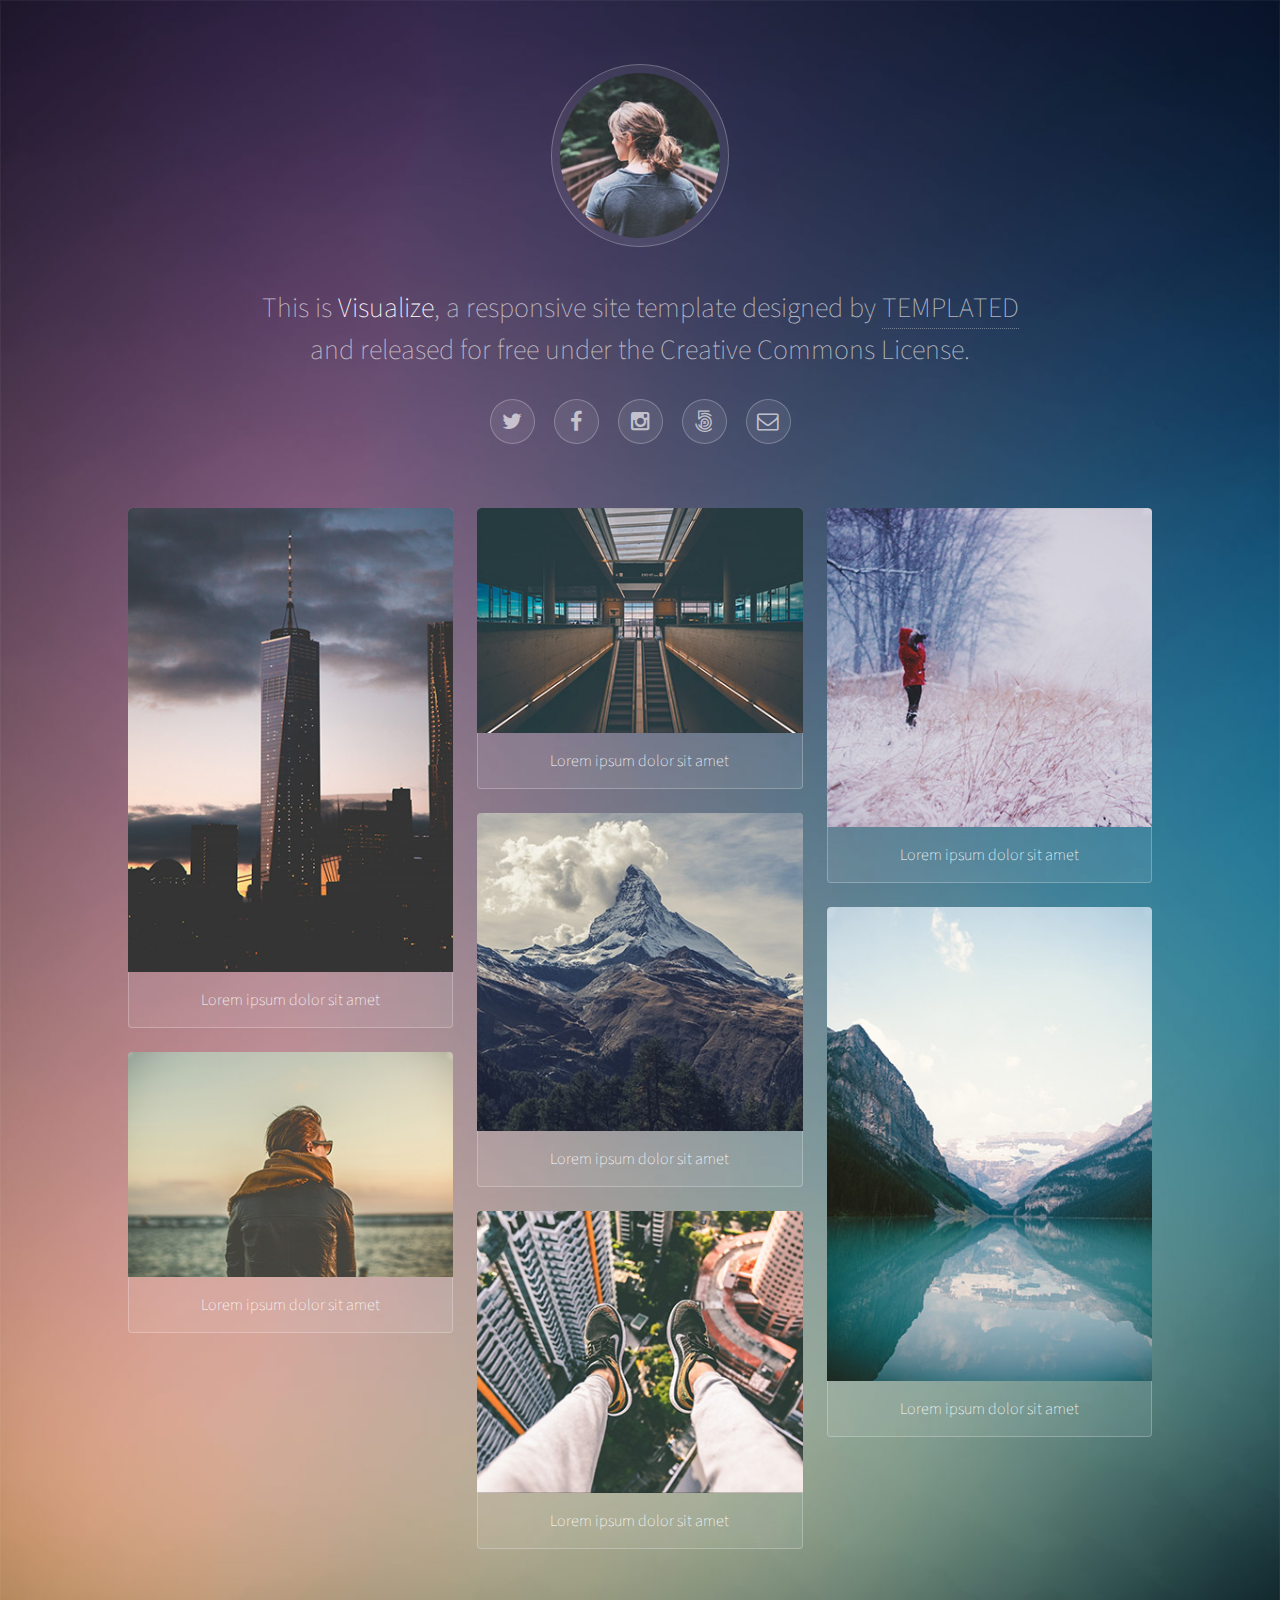
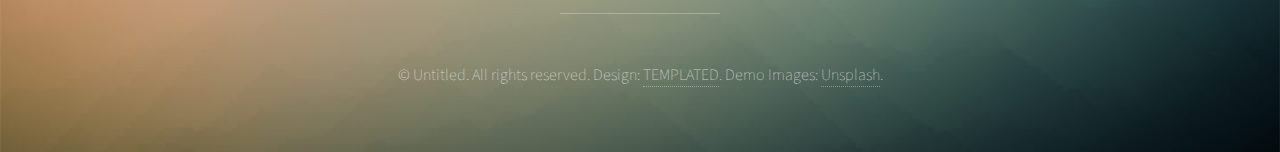
<file: webmaking/templated-visualize/index.html>
<!DOCTYPE HTML>
<!--
	Visualize by TEMPLATED
	templated.co @templatedco
	Released for free under the Creative Commons Attribution 3.0 license (templated.co/license)
-->
<html>
	<head>
		<title>Visualize by TEMPLATED</title>
		<meta charset="utf-8" />
		<meta name="viewport" content="width=device-width, initial-scale=1" />
		<link rel="stylesheet" href="assets/css/main.css" />
	</head>
	<body>

		<!-- Wrapper -->
			<div id="wrapper">

				<!-- Header -->
					<header id="header">
						<span class="avatar"><img src="images/avatar.jpg" alt="" /></span>
						<h1>This is <strong>Visualize</strong>, a responsive site template designed by <a href="http://templated.co">TEMPLATED</a><br />
						and released for free under the Creative Commons License.</h1>
						<ul class="icons">
							<li><a href="#" class="icon style2 fa-twitter"><span class="label">Twitter</span></a></li>
							<li><a href="#" class="icon style2 fa-facebook"><span class="label">Facebook</span></a></li>
							<li><a href="#" class="icon style2 fa-instagram"><span class="label">Instagram</span></a></li>
							<li><a href="#" class="icon style2 fa-500px"><span class="label">500px</span></a></li>
							<li><a href="#" class="icon style2 fa-envelope-o"><span class="label">Email</span></a></li>
						</ul>
					</header>

				<!-- Main -->
					<section id="main">

						<!-- Thumbnails -->
							<section class="thumbnails">
								<div>
									<a href="images/fulls/01.jpg">
										<img src="images/thumbs/01.jpg" alt="" />
										<h3>Lorem ipsum dolor sit amet</h3>
									</a>
									<a href="images/fulls/02.jpg">
										<img src="images/thumbs/02.jpg" alt="" />
										<h3>Lorem ipsum dolor sit amet</h3>
									</a>
								</div>
								<div>
									<a href="images/fulls/03.jpg">
										<img src="images/thumbs/03.jpg" alt="" />
										<h3>Lorem ipsum dolor sit amet</h3>
									</a>
									<a href="images/fulls/04.jpg">
										<img src="images/thumbs/04.jpg" alt="" />
										<h3>Lorem ipsum dolor sit amet</h3>
									</a>
									<a href="images/fulls/05.jpg">
										<img src="images/thumbs/05.jpg" alt="" />
										<h3>Lorem ipsum dolor sit amet</h3>
									</a>
								</div>
								<div>
									<a href="images/fulls/06.jpg">
										<img src="images/thumbs/06.jpg" alt="" />
										<h3>Lorem ipsum dolor sit amet</h3>
									</a>
									<a href="images/fulls/07.jpg">
										<img src="images/thumbs/07.jpg" alt="" />
										<h3>Lorem ipsum dolor sit amet</h3>
									</a>
								</div>
							</section>

					</section>

				<!-- Footer -->
					<footer id="footer">
						<p>&copy; Untitled. All rights reserved. Design: <a href="http://templated.co">TEMPLATED</a>. Demo Images: <a href="http://unsplash.com">Unsplash</a>.</p>
					</footer>

			</div>

		<!-- Scripts -->
			<script src="assets/js/jquery.min.js"></script>
			<script src="assets/js/jquery.poptrox.min.js"></script>
			<script src="assets/js/skel.min.js"></script>
			<script src="assets/js/main.js"></script>

	</body>
</html>
</file>
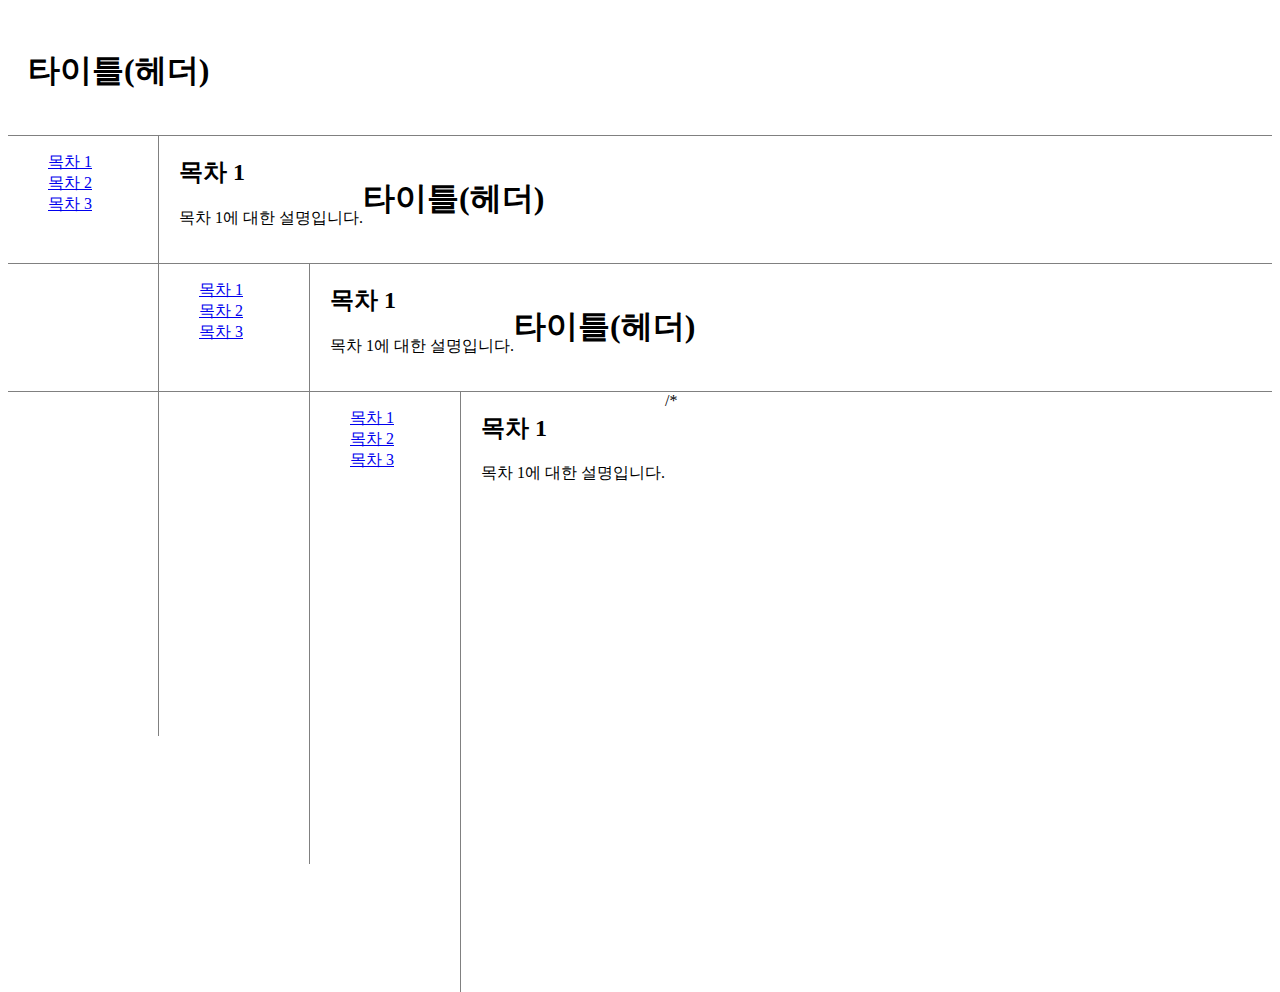
<file: html&css/css_basics_2.html>
<!-- css 속성 넣기 전 -->
<!DOCTYPE html>
<html>
  <head>
    <meta charset="utf-8">
    <title></title>
  </head>
  <body>
    <!-- 페이지 제목 부분 -->
    <header>
      <h1>타이틀(헤더)</h1>
    </header>
    <!-- 페이지 목차 내용 -->
    <nav>
      <ol>
        <li><a href="css_basics_2_page1.html">목차 1</a></li>
        <li><a href="css_basics_2_page2.html">목차 2</a></li>
        <li><a href="css_basics_2_page3.html">목차 3</a></li>
      </ol>
    </nav>
    <!-- 각 목차에 대한 상세 내용 -->
    <article>
      <h2>목차 1</h2>
      목차 1에 대한 설명입니다.
    </article>
  </body>
</html>

<!-- 방법 1: 각 페이지마다 수정 -->
<!-- <header>, <nav>, <article> 꾸미기 -->
<!DOCTYPE html>
<html>
  <head>
    <meta charset="utf-8">
    <style>
    header {
      border-bottom: 1px solid gray;
      padding: 20px;
    }
    nav {
      width: 150px;
      float: left;
      border-right: 1px solid gray;
      height: 600px;
    }
    nav ol{
      list-style: none;
    }
    article {
      float: left;
      padding-left: 20px;
    }
    </style>
    <title></title>
  </head>
  <body>
    <header>
      <h1>타이틀(헤더)</h1>
    </header>
    <nav>
      <ol>
        <li><a href="/css_basics_2_page1.html">목차 1</a></li>
        <li><a href="/css_basics_2_page2.html">목차 2</a></li>
        <li><a href="/css_basics_2_page3.html">목차 3</a></li>
      </ol>
    </nav>
    <article>
      <h2>목차 1</h2>
      목차 1에 대한 설명입니다.
    </article>
  </body>
</html>

<!-- 방법 2: .css 파일 추가하기 -->
<!-- <style> </style> 안 모든 코드 style.css에 복붙 및 html의 <style> 삭제 -->
<!DOCTYPE html>
<html>
  <head>
    <meta charset="utf-8">
    <link rel="stylesheet" type="text/css" href="css_basics_2_style.css">
    <title></title>
  </head>
  <body>
    <header>
      <h1>타이틀(헤더)</h1>
    </header>
    <nav>
      <ol>
        <li><a href="/css_basics_2_page1.html">목차 1</a></li>
        <li><a href="/css_basics_2_page2.html">목차 2</a></li>
        <li><a href="/css_basics_2_page3.html">목차 3</a></li>
      </ol>
    </nav>
    <article>
      <h2>목차 1</h2>
      목차 1에 대한 설명입니다.
    </article>
  </body>
</html>

<!-- 여기는 .css부분 -->
/*<style> 안 코드만 빼옴.*/
header {
  border-bottom: 1px solid gray;
  padding: 20px;
}
nav {
  width: 150px;
  float: left;
  border-right: 1px solid gray;
  height: 600px;
}
nav ol{
  list-style: none;
}
article {
  float: left;
  padding-left: 20px;
}
</file>
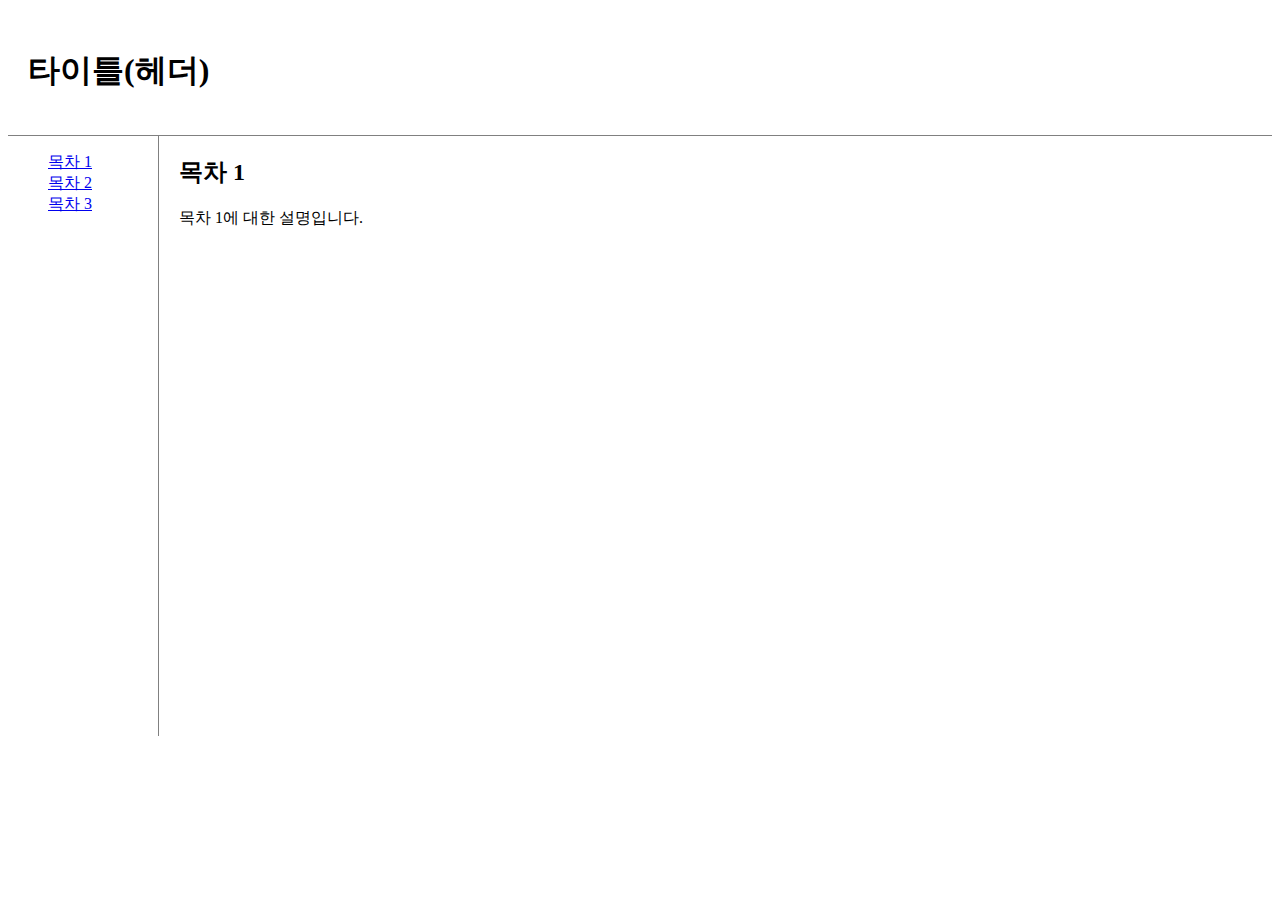
<file: html&css/css_basics_2_page1.html>
<!-- css_basics_2_page1.html -->
<!DOCTYPE html>
<html>
  <head>
    <meta charset="utf-8">
    <link rel="stylesheet" type="text/css" href="css_basics_2_style.css">
    <title></title>
  </head>
  <body>
    <header>
      <h1>타이틀(헤더)</h1>
    </header>
    <nav>
      <ol>
        <li><a href="/css_basics_2_page1.html">목차 1</a></li>
        <li><a href="/css_basics_2_page2.html">목차 2</a></li>
        <li><a href="/css_basics_2_page3.html">목차 3</a></li>
      </ol>
    </nav>
    <article>
      <h2>목차 1</h2>
      목차 1에 대한 설명입니다.
    </article>
  </body>
</html>
</file>
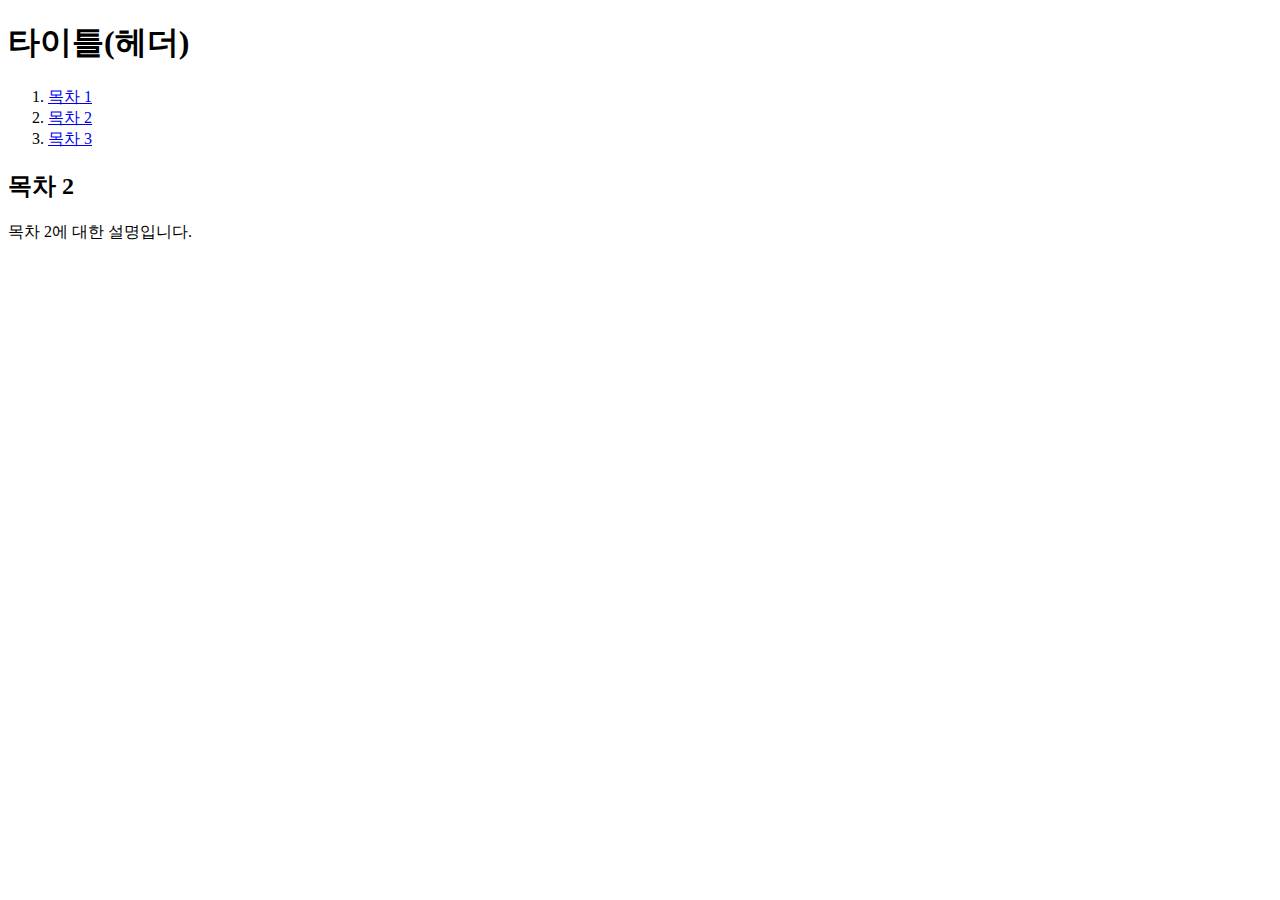
<file: html&css/css_basics_2_page2.html>
<!DOCTYPE html>
<html>
  <head>
    <meta charset="utf-8">
    <title></title>
  </head>
  <body>
    <header>
      <h1>타이틀(헤더)</h1>
    </header>
    <nav>
      <ol>
        <li><a href="/css_basics_2_page1.html">목차 1</a></li>
        <li><a href="/css_basics_2_page2.html">목차 2</a></li>
        <li><a href="/css_basics_2_page3.html">목차 3</a></li>
      </ol>
    </nav>
    <article>
      <h2>목차 2</h2>
      목차 2에 대한 설명입니다.
    </article>
  </body>
</html>
</file>
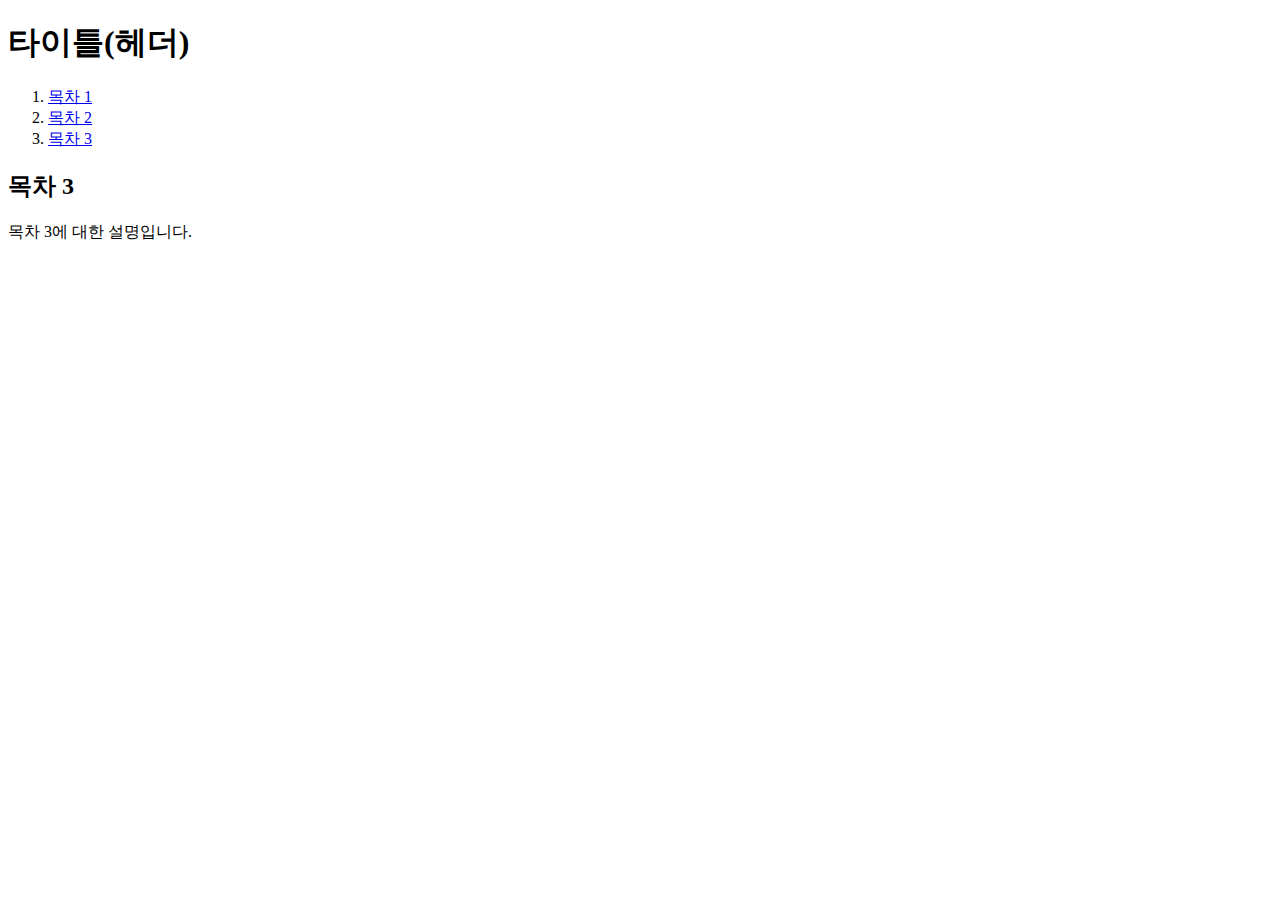
<file: html&css/css_basics_2_page3.html>
<!DOCTYPE html>
<html>
  <head>
    <meta charset="utf-8">
    <title></title>
  </head>
  <body>
    <header>
      <h1>타이틀(헤더)</h1>
    </header>
    <nav>
      <ol>
        <li><a href="/css_basics_2_page1.html">목차 1</a></li>
        <li><a href="/css_basics_2_page2.html">목차 2</a></li>
        <li><a href="/css_basics_2_page3.html">목차 3</a></li>
      </ol>
    </nav>
    <article>
      <h2>목차 3</h2>
      목차 3에 대한 설명입니다.
    </article>
  </body>
</html>
</file>
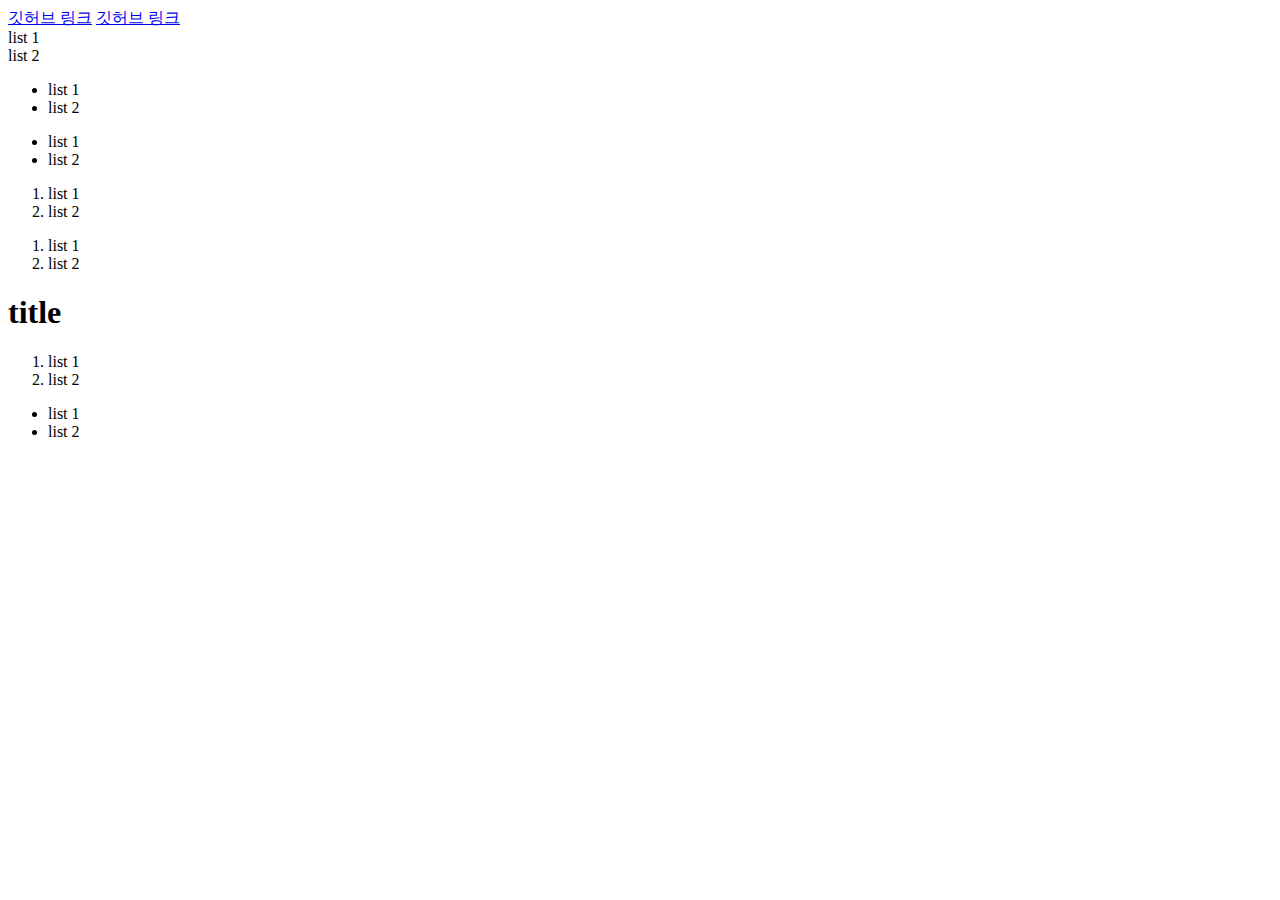
<file: html&css/html_basics.html>
<!-- 기본세팅 -->
<!DOCTYPE html>
<html>
<head>
  <meta charset="utf-8" />
  <title></title>
</head>
  <body>

  </body>
</html>

<!-- 새 창에 링크 띄우기 -->
<a href="hhttps://github.com/imyeonn" target="_blank">깃허브 링크</a>
<!-- 현재 창에 링크 띄우기 -->
<a href="hhttps://github.com/imyeonn" target="_self">깃허브 링크</a>

<!-- 리스트[li] -->
<li>list 1</li>
<li>list 2</li>

<!-- 리스트 그룹화[unordered list] -->
<ul>
  <li>list 1</li>
  <li>list 2</li>
</ul>
<ul>
  <li>list 1</li>
  <li>list 2</li>
</ul>

<!-- 리스트 그룹화[ordered list] -->
<ol>
  <li>list 1</li>
  <li>list 2</li>
</ol>
<ol>
  <li>list 1</li>
  <li>list 2</li>
</ol>

<!-- 문서 전체에 대한 간판 표시[header] -->
<header>
  <h1>title</h1>
</header>

<!-- 네이게이션을 위한 리스트임을 의미함[nav] -->
<nav>
  <ol>
    <li>list 1</li>
    <li>list 2</li>
  </ol>
</nav>

<!-- 문서의 본문임을 의미함[article] -->
<article>
  <ul>
    <li>list 1</li>
    <li>list 2</li>
  </ul>
</article>
</file>
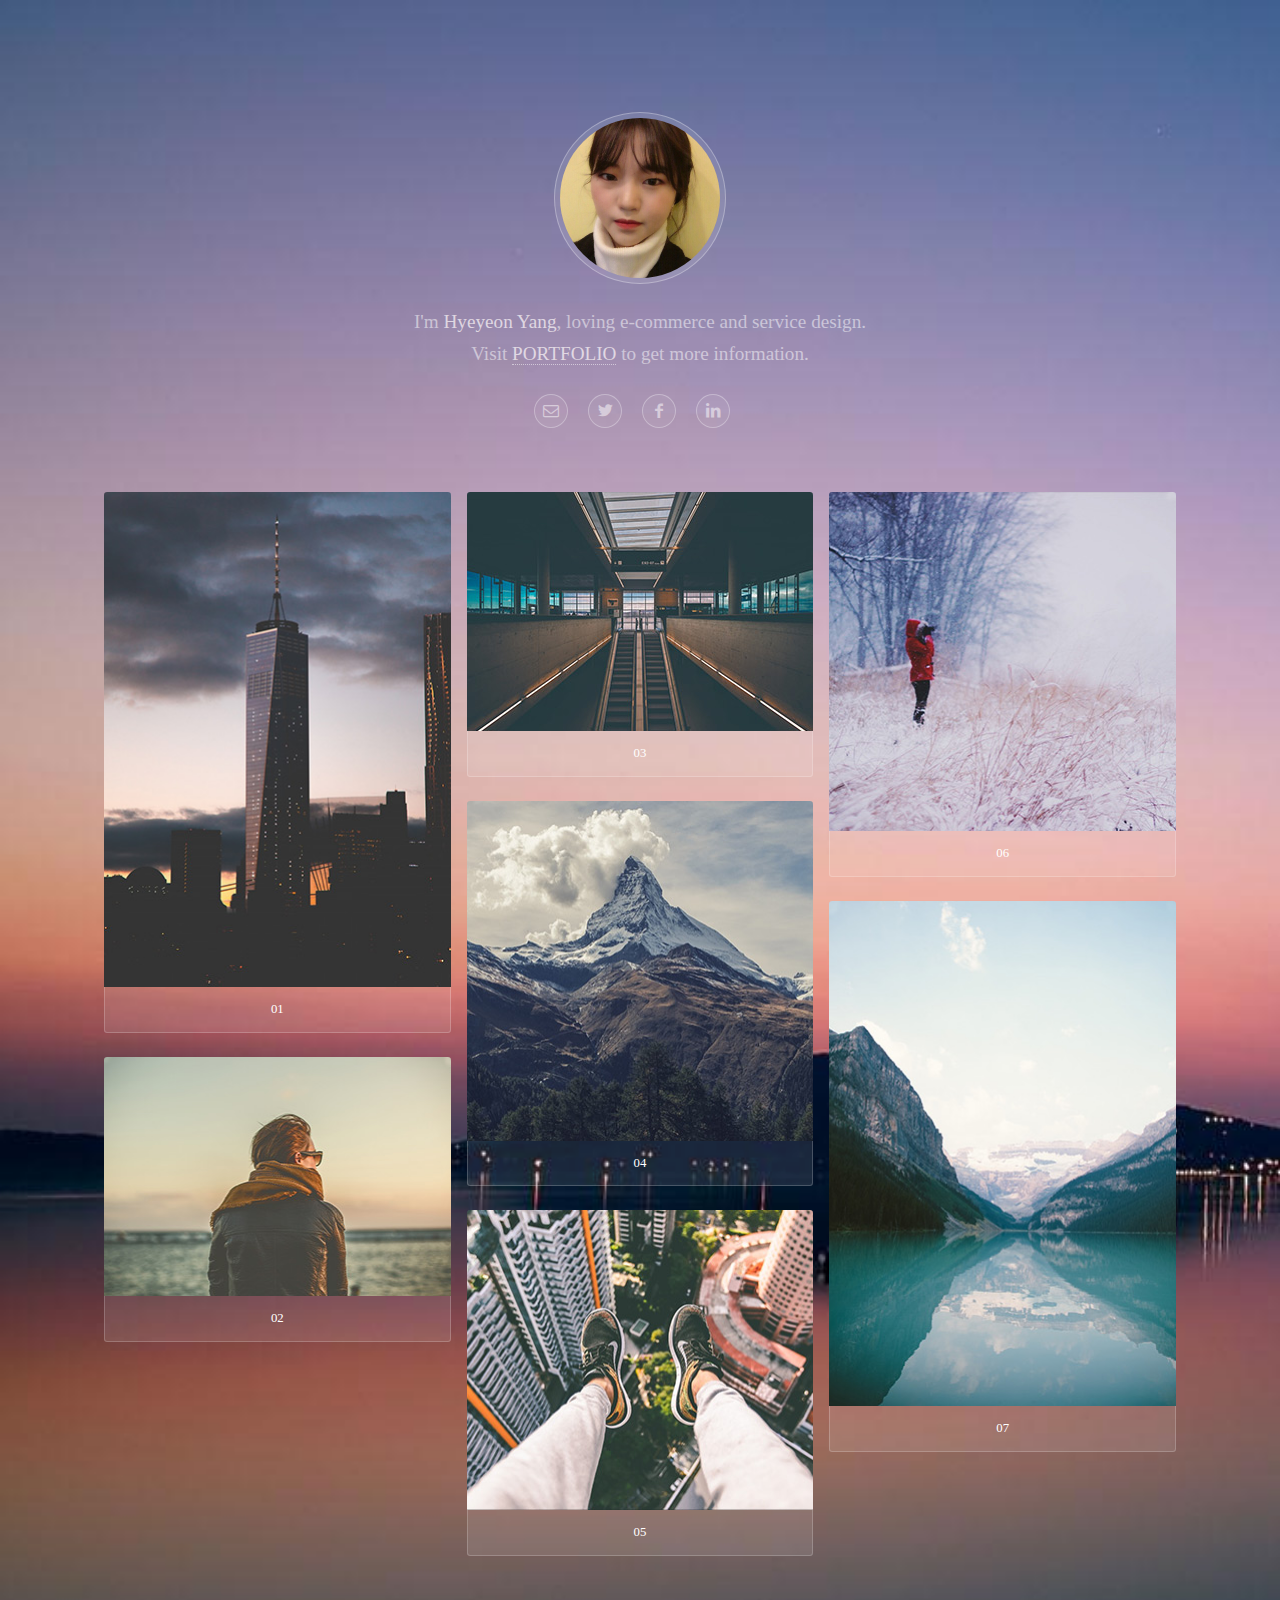
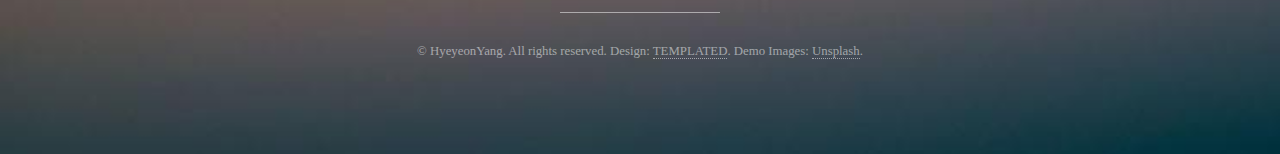
<file: webmaking/templated-visualize/index2.html>
<!DOCTYPE HTML>
<!--
	Visualize by TEMPLATED
	templated.co @templatedco
	Released for free under the Creative Commons Attribution 3.0 license (templated.co/license)
-->
<html>
	<head>
		<title>HYEYEON</title>
		<meta charset="utf-8" />
		<meta name="viewport" content="width=device-width, initial-scale=1" />
    <link rel="stylesheet" href="assets/css/reset.css">
    <link href="https://fonts.googleapis.com/css?family=Source+Sans+Pro:300,400" rel="stylesheet">
    <link rel="stylesheet" href="fontello/css/fontello.css">
		<link rel="stylesheet" href="assets/css/main2.css" />
    <style>
    body{
      background-image: url(images/crop.jpg);
      background-size: cover;
    }
    </style>
	</head>
	<body >

		<!-- Wrapper -->
			<div id="wrapper">

				<!-- Header -->
					<header id="header">
						<span class="avatar"><img src="images/profile.jpg" alt="" /></span>
						<h1>I'm <strong>Hyeyeon Yang</strong>, loving e-commerce and service design. <br> Visit <a href="http://google.com">PORTFOLIO</a> to get more information.</h1>
						<ul class="icons">
							<li><a href="#" class="icon-mail"><span class="label">Mail</span></a></li>
							<li><a href="#" class="icon-twitter"><span class="label">Twitter</span></a></li>
							<li><a href="#" class="icon-facebook"><span class="label">Facebook</span></a></li>
							<li><a href="#" class="icon-linkedin"><span class="label">LinkedIn</span></a></li>
						</ul>
					</header>

				<!-- Main -->
					<section id="main">

						<!-- Thumbnails -->
							<section class="thumbnails">
								<div>
									<a href="images/fulls/01.jpg">
										<img src="images/thumbs/01.jpg" alt="" />
										<h3>01</h3>
									</a>
									<a href="images/fulls/02.jpg">
										<img src="images/thumbs/02.jpg" alt="" />
										<h3>02</h3>
									</a>
								</div>
								<div>
									<a href="images/fulls/03.jpg">
										<img src="images/thumbs/03.jpg" alt="" />
										<h3>03</h3>
									</a>
									<a href="images/fulls/04.jpg">
										<img src="images/thumbs/04.jpg" alt="" />
										<h3>04</h3>
									</a>
									<a href="images/fulls/05.jpg">
										<img src="images/thumbs/05.jpg" alt="" />
										<h3>05</h3>
									</a>
								</div>
								<div>
									<a href="images/fulls/06.jpg">
										<img src="images/thumbs/06.jpg" alt="" />
										<h3>06</h3>
									</a>
									<a href="images/fulls/07.jpg">
										<img src="images/thumbs/07.jpg" alt="" />
										<h3>07</h3>
									</a>
								</div>
							</section>

					</section>

				<!-- Footer -->
					<footer id="footer">
						<p>&copy; HyeyeonYang. All rights reserved. Design: <a href="http://templated.co">TEMPLATED</a>. Demo Images: <a href="http://unsplash.com">Unsplash</a>.</p>
					</footer>

			</div>

		<!-- Scripts -->
			<script src="assets/js/jquery.min.js"></script>
			<script src="assets/js/jquery.poptrox.min.js"></script>
			<script src="assets/js/skel.min.js"></script>
			<script src="assets/js/main.js"></script>

	</body>
</html>
</file>
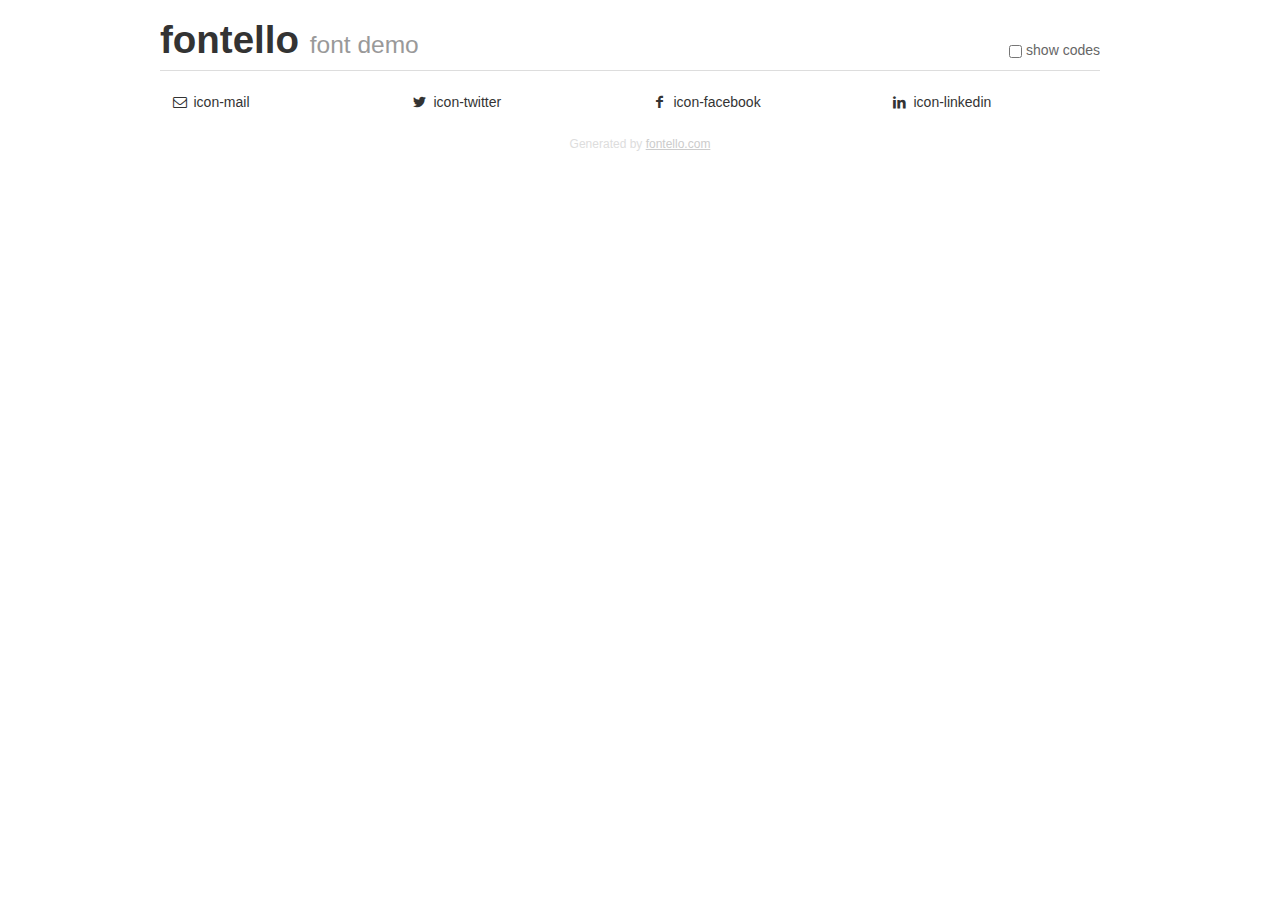
<file: webmaking/templated-visualize/fontello/demo.html>
<!DOCTYPE html>
<html>
  <head><!--[if lt IE 9]><script language="javascript" type="text/javascript" src="//html5shim.googlecode.com/svn/trunk/html5.js"></script><![endif]-->
    <meta charset="UTF-8"><style>/*
 * Bootstrap v2.2.1
 *
 * Copyright 2012 Twitter, Inc
 * Licensed under the Apache License v2.0
 * http://www.apache.org/licenses/LICENSE-2.0
 *
 * Designed and built with all the love in the world @twitter by @mdo and @fat.
 */
.clearfix {
  *zoom: 1;
}
.clearfix:before,
.clearfix:after {
  display: table;
  content: "";
  line-height: 0;
}
.clearfix:after {
  clear: both;
}
html {
  font-size: 100%;
  -webkit-text-size-adjust: 100%;
  -ms-text-size-adjust: 100%;
}
a:focus {
  outline: thin dotted #333;
  outline: 5px auto -webkit-focus-ring-color;
  outline-offset: -2px;
}
a:hover,
a:active {
  outline: 0;
}
button,
input,
select,
textarea {
  margin: 0;
  font-size: 100%;
  vertical-align: middle;
}
button,
input {
  *overflow: visible;
  line-height: normal;
}
button::-moz-focus-inner,
input::-moz-focus-inner {
  padding: 0;
  border: 0;
}
body {
  margin: 0;
  font-family: "Helvetica Neue", Helvetica, Arial, sans-serif;
  font-size: 14px;
  line-height: 20px;
  color: #333;
  background-color: #fff;
}
a {
  color: #08c;
  text-decoration: none;
}
a:hover {
  color: #005580;
  text-decoration: underline;
}
.row {
  margin-left: -20px;
  *zoom: 1;
}
.row:before,
.row:after {
  display: table;
  content: "";
  line-height: 0;
}
.row:after {
  clear: both;
}
[class*="span"] {
  float: left;
  min-height: 1px;
  margin-left: 20px;
}
.container,
.navbar-static-top .container,
.navbar-fixed-top .container,
.navbar-fixed-bottom .container {
  width: 940px;
}
.span12 {
  width: 940px;
}
.span11 {
  width: 860px;
}
.span10 {
  width: 780px;
}
.span9 {
  width: 700px;
}
.span8 {
  width: 620px;
}
.span7 {
  width: 540px;
}
.span6 {
  width: 460px;
}
.span5 {
  width: 380px;
}
.span4 {
  width: 300px;
}
.span3 {
  width: 220px;
}
.span2 {
  width: 140px;
}
.span1 {
  width: 60px;
}
[class*="span"].pull-right,
.row-fluid [class*="span"].pull-right {
  float: right;
}
.container {
  margin-right: auto;
  margin-left: auto;
  *zoom: 1;
}
.container:before,
.container:after {
  display: table;
  content: "";
  line-height: 0;
}
.container:after {
  clear: both;
}
p {
  margin: 0 0 10px;
}
.lead {
  margin-bottom: 20px;
  font-size: 21px;
  font-weight: 200;
  line-height: 30px;
}
small {
  font-size: 85%;
}
h1 {
  margin: 10px 0;
  font-family: inherit;
  font-weight: bold;
  line-height: 20px;
  color: inherit;
  text-rendering: optimizelegibility;
}
h1 small {
  font-weight: normal;
  line-height: 1;
  color: #999;
}
h1 {
  line-height: 40px;
}
h1 {
  font-size: 38.5px;
}
h1 small {
  font-size: 24.5px;
}
body {
  margin-top: 90px;
}
.header {
  position: fixed;
  top: 0;
  left: 50%;
  margin-left: -480px;
  background-color: #fff;
  border-bottom: 1px solid #ddd;
  padding-top: 10px;
  z-index: 10;
}
.footer {
  color: #ddd;
  font-size: 12px;
  text-align: center;
  margin-top: 20px;
}
.footer a {
  color: #ccc;
  text-decoration: underline;
}
.the-icons {
  font-size: 14px;
  line-height: 24px;
}
.switch {
  position: absolute;
  right: 0;
  bottom: 10px;
  color: #666;
}
.switch input {
  margin-right: 0.3em;
}
.codesOn .i-name {
  display: none;
}
.codesOn .i-code {
  display: inline;
}
.i-code {
  display: none;
}
@font-face {
      font-family: 'fontello';
      src: url('./font/fontello.eot?22890024');
      src: url('./font/fontello.eot?22890024#iefix') format('embedded-opentype'),
           url('./font/fontello.woff?22890024') format('woff'),
           url('./font/fontello.ttf?22890024') format('truetype'),
           url('./font/fontello.svg?22890024#fontello') format('svg');
      font-weight: normal;
      font-style: normal;
    }
     
     
    .demo-icon
    {
      font-family: "fontello";
      font-style: normal;
      font-weight: normal;
      speak: none;
     
      display: inline-block;
      text-decoration: inherit;
      width: 1em;
      margin-right: .2em;
      text-align: center;
      /* opacity: .8; */
     
      /* For safety - reset parent styles, that can break glyph codes*/
      font-variant: normal;
      text-transform: none;
     
      /* fix buttons height, for twitter bootstrap */
      line-height: 1em;
     
      /* Animation center compensation - margins should be symmetric */
      /* remove if not needed */
      margin-left: .2em;
     
      /* You can be more comfortable with increased icons size */
      /* font-size: 120%; */
     
      /* Font smoothing. That was taken from TWBS */
      -webkit-font-smoothing: antialiased;
      -moz-osx-font-smoothing: grayscale;
     
      /* Uncomment for 3D effect */
      /* text-shadow: 1px 1px 1px rgba(127, 127, 127, 0.3); */
    }
     </style>
    <link rel="stylesheet" href="css/animation.css"><!--[if IE 7]><link rel="stylesheet" href="css/fontello-ie7.css"><![endif]-->
    <script>
      function toggleCodes(on) {
        var obj = document.getElementById('icons');
      
        if (on) {
          obj.className += ' codesOn';
        } else {
          obj.className = obj.className.replace(' codesOn', '');
        }
      }
      
    </script>
  </head>
  <body>
    <div class="container header">
      <h1>
        fontello
         <small>font demo</small>
      </h1>
      <label class="switch">
        <input type="checkbox" onclick="toggleCodes(this.checked)">show codes
      </label>
    </div>
    <div id="icons" class="container">
      <div class="row">
        <div title="Code: 0xe800" class="the-icons span3"><i class="demo-icon icon-mail">&#xe800;</i> <span class="i-name">icon-mail</span><span class="i-code">0xe800</span></div>
        <div title="Code: 0xf309" class="the-icons span3"><i class="demo-icon icon-twitter">&#xf309;</i> <span class="i-name">icon-twitter</span><span class="i-code">0xf309</span></div>
        <div title="Code: 0xf30c" class="the-icons span3"><i class="demo-icon icon-facebook">&#xf30c;</i> <span class="i-name">icon-facebook</span><span class="i-code">0xf30c</span></div>
        <div title="Code: 0xf318" class="the-icons span3"><i class="demo-icon icon-linkedin">&#xf318;</i> <span class="i-name">icon-linkedin</span><span class="i-code">0xf318</span></div>
      </div>
    </div>
    <div class="container footer">Generated by <a href="http://fontello.com">fontello.com</a></div>
  </body>
</html>
</file>
<file: html&css/css_basics_2_style.css>
/*<style> 안 코드만 빼옴.*/
header {
  border-bottom: 1px solid gray;
  padding: 20px;
}
nav {
  width: 150px;
  float: left;
  border-right: 1px solid gray;
  height: 600px;
}
nav ol{
  list-style: none;
}
article {
  float: left;
  padding-left: 20px;
}
</file>
<file: webmaking/templated-visualize/fontello/css/fontello.css>
@font-face {
  font-family: 'fontello';
  src: url('../font/fontello.eot?51693942');
  src: url('../font/fontello.eot?51693942#iefix') format('embedded-opentype'),
       url('../font/fontello.woff2?51693942') format('woff2'),
       url('../font/fontello.woff?51693942') format('woff'),
       url('../font/fontello.ttf?51693942') format('truetype'),
       url('../font/fontello.svg?51693942#fontello') format('svg');
  font-weight: normal;
  font-style: normal;
}
/* Chrome hack: SVG is rendered more smooth in Windozze. 100% magic, uncomment if you need it. */
/* Note, that will break hinting! In other OS-es font will be not as sharp as it could be */
/*
@media screen and (-webkit-min-device-pixel-ratio:0) {
  @font-face {
    font-family: 'fontello';
    src: url('../font/fontello.svg?51693942#fontello') format('svg');
  }
}
*/
 
 [class^="icon-"]:before, [class*=" icon-"]:before {
  font-family: "fontello";
  font-style: normal;
  font-weight: normal;
  speak: none;
 
  display: inline-block;
  text-decoration: inherit;
  width: 1em;
  margin-right: .2em;
  text-align: center;
  /* opacity: .8; */
 
  /* For safety - reset parent styles, that can break glyph codes*/
  font-variant: normal;
  text-transform: none;
 
  /* fix buttons height, for twitter bootstrap */
  line-height: 1em;
 
  /* Animation center compensation - margins should be symmetric */
  /* remove if not needed */
  margin-left: .2em;
 
  /* you can be more comfortable with increased icons size */
  /* font-size: 120%; */
 
  /* Font smoothing. That was taken from TWBS */
  -webkit-font-smoothing: antialiased;
  -moz-osx-font-smoothing: grayscale;
 
  /* Uncomment for 3D effect */
  /* text-shadow: 1px 1px 1px rgba(127, 127, 127, 0.3); */
}
 
.icon-mail:before { content: '\e800'; } /* '' */
.icon-twitter:before { content: '\f309'; } /* '' */
.icon-facebook:before { content: '\f30c'; } /* '' */
.icon-linkedin:before { content: '\f318'; } /* '' */
</file>
<file: webmaking/templated-visualize/assets/css/main2.css>
/*
#wrapper{
  border:5px solid red;
}
#wrapper>*{
  border:5px solid green;
}
#wrapper>*>*{
  border:5px solid blue; */
}
body{
  background-image: url(../../images/crop.jpg);
  background-size:cover;
  font-family: 'Source Sans Pro', sans-serif;
}
#wrapper{
  max-width: 68rem;
  margin: 3rem auto;
}
#header{
  text-align: center;
  padding-top: 4rem;
  padding-bottom: 4rem;
}
#header .avatar {
  border-radius: 100%;
  display:inline-block;
  padding:0.3rem;
  background-color: rgba(255, 255, 255, 0.1);
  border:1px solid rgba(255, 255, 255, 0.3);
  margin-bottom: 1.2rem;
}

#header .avatar img{
  border-radius: 100%;
  display:block;
  width: 10rem;
}
#header h1{
  font-size: 1.2rem;
  color:rgba(255, 255, 255, 0.5);
  font-weight: 200;
  margin-bottom: 1.5rem;
  line-height: 2rem;
}
#header h1 strong{
  color:rgba(255, 250, 250, 0.7);
  font-weight: 200;
}
#header h1 a{
  color:rgba(255, 250, 250, 0.7);
  text-decoration: none;
  border-bottom: 1px dotted rgba(255, 255, 255, 0.5);
}
#header ul.icons li{
  display: inline-block;
  border-radius: 100%;
  border:1px solid rgba(255, 255, 255, 0.3);
  background-color: rgba(255, 255, 255, 0.05);
  width: 2rem;
  height: 2rem;
  display: inline-flex;
  justify-content: center;
  align-items: center;
  margin-right: 1rem;
}
#header ul.icons li:hover{
  border:1px solid rgba(255, 255, 255, 0.3);
  background-color: rgba(255, 255, 255, 0.2);
  }
#header ul.icons li a{
  color:rgba(255, 255, 255, 0.5);
  text-decoration: none;
}
#header ul.icons li .label{
  display: none;
}
#main .thumbnails{
  display: flex;
}
#main .thumbnails>div{
  flex-grow: 1;
  margin-right: 0.5rem;
  margin-left: 0.5rem;
}
#main .thumbnails img{
  width: 100%;
  border-top-left-radius: 0.2rem;
  border-top-right-radius: 0.2rem;
  display: block;
}
#main .thumbnails a{
  margin-bottom: 1.5rem;
  display: block;
}
#main .thumbnails h3{
  border-left: 1px solid rgba(255, 255, 255, 0.2);
  border-right: 1px solid rgba(255, 255, 255, 0.2);
  border-bottom: 1px solid rgba(255, 255, 255, 0.2);
  border-bottom-left-radius: 0.2rem;
  border-bottom-right-radius: 0.2rem;
  padding: 1rem;
  text-align: center;
  background-color: rgba(255, 255, 255, 0.1);
  color: white;
  font-size: 0.8rem;
  font-weight: 200;
}
#footer{
  text-align: center;
  color:rgba(255, 255, 255, 0.5);
  font-weight: 200;
  padding-bottom: 3rem;
  font-size: 0.8rem;
}
#footer a{
  color:rgba(255, 255, 255, 0.5);
  text-decoration: none;
  border-bottom: 1px dotted rgba(255, 255, 255, 0.5);
  margin-bottom: 3rem;
}
#footer:before{
  content:'';
  display: block;
  margin:2rem auto;
  width: 10rem;
  border-top: 1px solid rgba(255, 255, 255, 0.5);
}
@media(max-width:480px) {
  #main .thumbnails{
    display: block;
  }
}
</file>
<file: webmaking/templated-visualize/fontello/css/fontello-ie7.css>
[class^="icon-"], [class*=" icon-"] {
  font-family: 'fontello';
  font-style: normal;
  font-weight: normal;
 
  /* fix buttons height */
  line-height: 1em;
 
  /* you can be more comfortable with increased icons size */
  /* font-size: 120%; */
}
 
.icon-mail { *zoom: expression( this.runtimeStyle['zoom'] = '1', this.innerHTML = '&#xe800;&nbsp;'); }
.icon-twitter { *zoom: expression( this.runtimeStyle['zoom'] = '1', this.innerHTML = '&#xf309;&nbsp;'); }
.icon-facebook { *zoom: expression( this.runtimeStyle['zoom'] = '1', this.innerHTML = '&#xf30c;&nbsp;'); }
.icon-linkedin { *zoom: expression( this.runtimeStyle['zoom'] = '1', this.innerHTML = '&#xf318;&nbsp;'); }
</file>
<file: webmaking/templated-visualize/assets/css/main.css>
@charset "UTF-8";
@import url(font-awesome.min.css);
@import url("http://fonts.googleapis.com/css?family=Source+Sans+Pro:200");

/*
	Visualize by TEMPLATED
	templated.co @templatedco
	Released for free under the Creative Commons Attribution 3.0 license (templated.co/license)
*/

/* Reset */

	html, body, div, span, applet, object, iframe, h1, h2, h3, h4, h5, h6, p, blockquote, pre, a, abbr, acronym, address, big, cite, code, del, dfn, em, img, ins, kbd, q, s, samp, small, strike, strong, sub, sup, tt, var, b, u, i, center, dl, dt, dd, ol, ul, li, fieldset, form, label, legend, table, caption, tbody, tfoot, thead, tr, th, td, article, aside, canvas, details, embed, figure, figcaption, footer, header, hgroup, menu, nav, output, ruby, section, summary, time, mark, audio, video {
		margin: 0;
		padding: 0;
		border: 0;
		font-size: 100%;
		font: inherit;
		vertical-align: baseline;
	}

	article, aside, details, figcaption, figure, footer, header, hgroup, menu, nav, section {
		display: block;
	}

	body {
		line-height: 1;
	}

	ol, ul {
		list-style: none;
	}

	blockquote, q {
		quotes: none;
	}

	blockquote:before, blockquote:after, q:before, q:after {
		content: '';
		content: none;
	}

	table {
		border-collapse: collapse;
		border-spacing: 0;
	}

	body {
		-webkit-text-size-adjust: none;
	}

/* Box Model */

	*, *:before, *:after {
		-moz-box-sizing: border-box;
		-webkit-box-sizing: border-box;
		box-sizing: border-box;
	}

/* Grid */

	.row {
		border-bottom: solid 1px transparent;
		-moz-box-sizing: border-box;
		-webkit-box-sizing: border-box;
		box-sizing: border-box;
	}

	.row > * {
		float: left;
		-moz-box-sizing: border-box;
		-webkit-box-sizing: border-box;
		box-sizing: border-box;
	}

	.row:after, .row:before {
		content: '';
		display: block;
		clear: both;
		height: 0;
	}

	.row.uniform > * > :first-child {
		margin-top: 0;
	}

	.row.uniform > * > :last-child {
		margin-bottom: 0;
	}

	.row.\30 \25 > * {
		padding: 0 0 0 0em;
	}

	.row.\30 \25 {
		margin: 0 0 -1px 0em;
	}

	.row.uniform.\30 \25 > * {
		padding: 0em 0 0 0em;
	}

	.row.uniform.\30 \25 {
		margin: 0em 0 -1px 0em;
	}

	.row > * {
		padding: 0 0 0 2em;
	}

	.row {
		margin: 0 0 -1px -2em;
	}

	.row.uniform > * {
		padding: 2em 0 0 2em;
	}

	.row.uniform {
		margin: -2em 0 -1px -2em;
	}

	.row.\32 00\25 > * {
		padding: 0 0 0 4em;
	}

	.row.\32 00\25 {
		margin: 0 0 -1px -4em;
	}

	.row.uniform.\32 00\25 > * {
		padding: 4em 0 0 4em;
	}

	.row.uniform.\32 00\25 {
		margin: -4em 0 -1px -4em;
	}

	.row.\31 50\25 > * {
		padding: 0 0 0 3em;
	}

	.row.\31 50\25 {
		margin: 0 0 -1px -3em;
	}

	.row.uniform.\31 50\25 > * {
		padding: 3em 0 0 3em;
	}

	.row.uniform.\31 50\25 {
		margin: -3em 0 -1px -3em;
	}

	.row.\35 0\25 > * {
		padding: 0 0 0 1em;
	}

	.row.\35 0\25 {
		margin: 0 0 -1px -1em;
	}

	.row.uniform.\35 0\25 > * {
		padding: 1em 0 0 1em;
	}

	.row.uniform.\35 0\25 {
		margin: -1em 0 -1px -1em;
	}

	.row.\32 5\25 > * {
		padding: 0 0 0 0.5em;
	}

	.row.\32 5\25 {
		margin: 0 0 -1px -0.5em;
	}

	.row.uniform.\32 5\25 > * {
		padding: 0.5em 0 0 0.5em;
	}

	.row.uniform.\32 5\25 {
		margin: -0.5em 0 -1px -0.5em;
	}

	.\31 2u, .\31 2u\24 {
		width: 100%;
		clear: none;
		margin-left: 0;
	}

	.\31 1u, .\31 1u\24 {
		width: 91.6666666667%;
		clear: none;
		margin-left: 0;
	}

	.\31 0u, .\31 0u\24 {
		width: 83.3333333333%;
		clear: none;
		margin-left: 0;
	}

	.\39 u, .\39 u\24 {
		width: 75%;
		clear: none;
		margin-left: 0;
	}

	.\38 u, .\38 u\24 {
		width: 66.6666666667%;
		clear: none;
		margin-left: 0;
	}

	.\37 u, .\37 u\24 {
		width: 58.3333333333%;
		clear: none;
		margin-left: 0;
	}

	.\36 u, .\36 u\24 {
		width: 50%;
		clear: none;
		margin-left: 0;
	}

	.\35 u, .\35 u\24 {
		width: 41.6666666667%;
		clear: none;
		margin-left: 0;
	}

	.\34 u, .\34 u\24 {
		width: 33.3333333333%;
		clear: none;
		margin-left: 0;
	}

	.\33 u, .\33 u\24 {
		width: 25%;
		clear: none;
		margin-left: 0;
	}

	.\32 u, .\32 u\24 {
		width: 16.6666666667%;
		clear: none;
		margin-left: 0;
	}

	.\31 u, .\31 u\24 {
		width: 8.3333333333%;
		clear: none;
		margin-left: 0;
	}

	.\31 2u\24 + *,
	.\31 1u\24 + *,
	.\31 0u\24 + *,
	.\39 u\24 + *,
	.\38 u\24 + *,
	.\37 u\24 + *,
	.\36 u\24 + *,
	.\35 u\24 + *,
	.\34 u\24 + *,
	.\33 u\24 + *,
	.\32 u\24 + *,
	.\31 u\24 + * {
		clear: left;
	}

	.\-11u {
		margin-left: 91.66667%;
	}

	.\-10u {
		margin-left: 83.33333%;
	}

	.\-9u {
		margin-left: 75%;
	}

	.\-8u {
		margin-left: 66.66667%;
	}

	.\-7u {
		margin-left: 58.33333%;
	}

	.\-6u {
		margin-left: 50%;
	}

	.\-5u {
		margin-left: 41.66667%;
	}

	.\-4u {
		margin-left: 33.33333%;
	}

	.\-3u {
		margin-left: 25%;
	}

	.\-2u {
		margin-left: 16.66667%;
	}

	.\-1u {
		margin-left: 8.33333%;
	}

	@media screen and (max-width: 1680px) {

		.row > * {
			padding: 0 0 0 2em;
		}

		.row {
			margin: 0 0 -1px -2em;
		}

		.row.uniform > * {
			padding: 2em 0 0 2em;
		}

		.row.uniform {
			margin: -2em 0 -1px -2em;
		}

		.row.\32 00\25 > * {
			padding: 0 0 0 4em;
		}

		.row.\32 00\25 {
			margin: 0 0 -1px -4em;
		}

		.row.uniform.\32 00\25 > * {
			padding: 4em 0 0 4em;
		}

		.row.uniform.\32 00\25 {
			margin: -4em 0 -1px -4em;
		}

		.row.\31 50\25 > * {
			padding: 0 0 0 3em;
		}

		.row.\31 50\25 {
			margin: 0 0 -1px -3em;
		}

		.row.uniform.\31 50\25 > * {
			padding: 3em 0 0 3em;
		}

		.row.uniform.\31 50\25 {
			margin: -3em 0 -1px -3em;
		}

		.row.\35 0\25 > * {
			padding: 0 0 0 1em;
		}

		.row.\35 0\25 {
			margin: 0 0 -1px -1em;
		}

		.row.uniform.\35 0\25 > * {
			padding: 1em 0 0 1em;
		}

		.row.uniform.\35 0\25 {
			margin: -1em 0 -1px -1em;
		}

		.row.\32 5\25 > * {
			padding: 0 0 0 0.5em;
		}

		.row.\32 5\25 {
			margin: 0 0 -1px -0.5em;
		}

		.row.uniform.\32 5\25 > * {
			padding: 0.5em 0 0 0.5em;
		}

		.row.uniform.\32 5\25 {
			margin: -0.5em 0 -1px -0.5em;
		}

		.\31 2u\28xlarge\29, .\31 2u\24\28xlarge\29 {
			width: 100%;
			clear: none;
			margin-left: 0;
		}

		.\31 1u\28xlarge\29, .\31 1u\24\28xlarge\29 {
			width: 91.6666666667%;
			clear: none;
			margin-left: 0;
		}

		.\31 0u\28xlarge\29, .\31 0u\24\28xlarge\29 {
			width: 83.3333333333%;
			clear: none;
			margin-left: 0;
		}

		.\39 u\28xlarge\29, .\39 u\24\28xlarge\29 {
			width: 75%;
			clear: none;
			margin-left: 0;
		}

		.\38 u\28xlarge\29, .\38 u\24\28xlarge\29 {
			width: 66.6666666667%;
			clear: none;
			margin-left: 0;
		}

		.\37 u\28xlarge\29, .\37 u\24\28xlarge\29 {
			width: 58.3333333333%;
			clear: none;
			margin-left: 0;
		}

		.\36 u\28xlarge\29, .\36 u\24\28xlarge\29 {
			width: 50%;
			clear: none;
			margin-left: 0;
		}

		.\35 u\28xlarge\29, .\35 u\24\28xlarge\29 {
			width: 41.6666666667%;
			clear: none;
			margin-left: 0;
		}

		.\34 u\28xlarge\29, .\34 u\24\28xlarge\29 {
			width: 33.3333333333%;
			clear: none;
			margin-left: 0;
		}

		.\33 u\28xlarge\29, .\33 u\24\28xlarge\29 {
			width: 25%;
			clear: none;
			margin-left: 0;
		}

		.\32 u\28xlarge\29, .\32 u\24\28xlarge\29 {
			width: 16.6666666667%;
			clear: none;
			margin-left: 0;
		}

		.\31 u\28xlarge\29, .\31 u\24\28xlarge\29 {
			width: 8.3333333333%;
			clear: none;
			margin-left: 0;
		}

		.\31 2u\24\28xlarge\29 + *,
		.\31 1u\24\28xlarge\29 + *,
		.\31 0u\24\28xlarge\29 + *,
		.\39 u\24\28xlarge\29 + *,
		.\38 u\24\28xlarge\29 + *,
		.\37 u\24\28xlarge\29 + *,
		.\36 u\24\28xlarge\29 + *,
		.\35 u\24\28xlarge\29 + *,
		.\34 u\24\28xlarge\29 + *,
		.\33 u\24\28xlarge\29 + *,
		.\32 u\24\28xlarge\29 + *,
		.\31 u\24\28xlarge\29 + * {
			clear: left;
		}

		.\-11u\28xlarge\29 {
			margin-left: 91.66667%;
		}

		.\-10u\28xlarge\29 {
			margin-left: 83.33333%;
		}

		.\-9u\28xlarge\29 {
			margin-left: 75%;
		}

		.\-8u\28xlarge\29 {
			margin-left: 66.66667%;
		}

		.\-7u\28xlarge\29 {
			margin-left: 58.33333%;
		}

		.\-6u\28xlarge\29 {
			margin-left: 50%;
		}

		.\-5u\28xlarge\29 {
			margin-left: 41.66667%;
		}

		.\-4u\28xlarge\29 {
			margin-left: 33.33333%;
		}

		.\-3u\28xlarge\29 {
			margin-left: 25%;
		}

		.\-2u\28xlarge\29 {
			margin-left: 16.66667%;
		}

		.\-1u\28xlarge\29 {
			margin-left: 8.33333%;
		}

	}

	@media screen and (max-width: 1280px) {

		.row > * {
			padding: 0 0 0 2em;
		}

		.row {
			margin: 0 0 -1px -2em;
		}

		.row.uniform > * {
			padding: 2em 0 0 2em;
		}

		.row.uniform {
			margin: -2em 0 -1px -2em;
		}

		.row.\32 00\25 > * {
			padding: 0 0 0 4em;
		}

		.row.\32 00\25 {
			margin: 0 0 -1px -4em;
		}

		.row.uniform.\32 00\25 > * {
			padding: 4em 0 0 4em;
		}

		.row.uniform.\32 00\25 {
			margin: -4em 0 -1px -4em;
		}

		.row.\31 50\25 > * {
			padding: 0 0 0 3em;
		}

		.row.\31 50\25 {
			margin: 0 0 -1px -3em;
		}

		.row.uniform.\31 50\25 > * {
			padding: 3em 0 0 3em;
		}

		.row.uniform.\31 50\25 {
			margin: -3em 0 -1px -3em;
		}

		.row.\35 0\25 > * {
			padding: 0 0 0 1em;
		}

		.row.\35 0\25 {
			margin: 0 0 -1px -1em;
		}

		.row.uniform.\35 0\25 > * {
			padding: 1em 0 0 1em;
		}

		.row.uniform.\35 0\25 {
			margin: -1em 0 -1px -1em;
		}

		.row.\32 5\25 > * {
			padding: 0 0 0 0.5em;
		}

		.row.\32 5\25 {
			margin: 0 0 -1px -0.5em;
		}

		.row.uniform.\32 5\25 > * {
			padding: 0.5em 0 0 0.5em;
		}

		.row.uniform.\32 5\25 {
			margin: -0.5em 0 -1px -0.5em;
		}

		.\31 2u\28large\29, .\31 2u\24\28large\29 {
			width: 100%;
			clear: none;
			margin-left: 0;
		}

		.\31 1u\28large\29, .\31 1u\24\28large\29 {
			width: 91.6666666667%;
			clear: none;
			margin-left: 0;
		}

		.\31 0u\28large\29, .\31 0u\24\28large\29 {
			width: 83.3333333333%;
			clear: none;
			margin-left: 0;
		}

		.\39 u\28large\29, .\39 u\24\28large\29 {
			width: 75%;
			clear: none;
			margin-left: 0;
		}

		.\38 u\28large\29, .\38 u\24\28large\29 {
			width: 66.6666666667%;
			clear: none;
			margin-left: 0;
		}

		.\37 u\28large\29, .\37 u\24\28large\29 {
			width: 58.3333333333%;
			clear: none;
			margin-left: 0;
		}

		.\36 u\28large\29, .\36 u\24\28large\29 {
			width: 50%;
			clear: none;
			margin-left: 0;
		}

		.\35 u\28large\29, .\35 u\24\28large\29 {
			width: 41.6666666667%;
			clear: none;
			margin-left: 0;
		}

		.\34 u\28large\29, .\34 u\24\28large\29 {
			width: 33.3333333333%;
			clear: none;
			margin-left: 0;
		}

		.\33 u\28large\29, .\33 u\24\28large\29 {
			width: 25%;
			clear: none;
			margin-left: 0;
		}

		.\32 u\28large\29, .\32 u\24\28large\29 {
			width: 16.6666666667%;
			clear: none;
			margin-left: 0;
		}

		.\31 u\28large\29, .\31 u\24\28large\29 {
			width: 8.3333333333%;
			clear: none;
			margin-left: 0;
		}

		.\31 2u\24\28large\29 + *,
		.\31 1u\24\28large\29 + *,
		.\31 0u\24\28large\29 + *,
		.\39 u\24\28large\29 + *,
		.\38 u\24\28large\29 + *,
		.\37 u\24\28large\29 + *,
		.\36 u\24\28large\29 + *,
		.\35 u\24\28large\29 + *,
		.\34 u\24\28large\29 + *,
		.\33 u\24\28large\29 + *,
		.\32 u\24\28large\29 + *,
		.\31 u\24\28large\29 + * {
			clear: left;
		}

		.\-11u\28large\29 {
			margin-left: 91.66667%;
		}

		.\-10u\28large\29 {
			margin-left: 83.33333%;
		}

		.\-9u\28large\29 {
			margin-left: 75%;
		}

		.\-8u\28large\29 {
			margin-left: 66.66667%;
		}

		.\-7u\28large\29 {
			margin-left: 58.33333%;
		}

		.\-6u\28large\29 {
			margin-left: 50%;
		}

		.\-5u\28large\29 {
			margin-left: 41.66667%;
		}

		.\-4u\28large\29 {
			margin-left: 33.33333%;
		}

		.\-3u\28large\29 {
			margin-left: 25%;
		}

		.\-2u\28large\29 {
			margin-left: 16.66667%;
		}

		.\-1u\28large\29 {
			margin-left: 8.33333%;
		}

	}

	@media screen and (max-width: 980px) {

		.row > * {
			padding: 0 0 0 2em;
		}

		.row {
			margin: 0 0 -1px -2em;
		}

		.row.uniform > * {
			padding: 2em 0 0 2em;
		}

		.row.uniform {
			margin: -2em 0 -1px -2em;
		}

		.row.\32 00\25 > * {
			padding: 0 0 0 4em;
		}

		.row.\32 00\25 {
			margin: 0 0 -1px -4em;
		}

		.row.uniform.\32 00\25 > * {
			padding: 4em 0 0 4em;
		}

		.row.uniform.\32 00\25 {
			margin: -4em 0 -1px -4em;
		}

		.row.\31 50\25 > * {
			padding: 0 0 0 3em;
		}

		.row.\31 50\25 {
			margin: 0 0 -1px -3em;
		}

		.row.uniform.\31 50\25 > * {
			padding: 3em 0 0 3em;
		}

		.row.uniform.\31 50\25 {
			margin: -3em 0 -1px -3em;
		}

		.row.\35 0\25 > * {
			padding: 0 0 0 1em;
		}

		.row.\35 0\25 {
			margin: 0 0 -1px -1em;
		}

		.row.uniform.\35 0\25 > * {
			padding: 1em 0 0 1em;
		}

		.row.uniform.\35 0\25 {
			margin: -1em 0 -1px -1em;
		}

		.row.\32 5\25 > * {
			padding: 0 0 0 0.5em;
		}

		.row.\32 5\25 {
			margin: 0 0 -1px -0.5em;
		}

		.row.uniform.\32 5\25 > * {
			padding: 0.5em 0 0 0.5em;
		}

		.row.uniform.\32 5\25 {
			margin: -0.5em 0 -1px -0.5em;
		}

		.\31 2u\28medium\29, .\31 2u\24\28medium\29 {
			width: 100%;
			clear: none;
			margin-left: 0;
		}

		.\31 1u\28medium\29, .\31 1u\24\28medium\29 {
			width: 91.6666666667%;
			clear: none;
			margin-left: 0;
		}

		.\31 0u\28medium\29, .\31 0u\24\28medium\29 {
			width: 83.3333333333%;
			clear: none;
			margin-left: 0;
		}

		.\39 u\28medium\29, .\39 u\24\28medium\29 {
			width: 75%;
			clear: none;
			margin-left: 0;
		}

		.\38 u\28medium\29, .\38 u\24\28medium\29 {
			width: 66.6666666667%;
			clear: none;
			margin-left: 0;
		}

		.\37 u\28medium\29, .\37 u\24\28medium\29 {
			width: 58.3333333333%;
			clear: none;
			margin-left: 0;
		}

		.\36 u\28medium\29, .\36 u\24\28medium\29 {
			width: 50%;
			clear: none;
			margin-left: 0;
		}

		.\35 u\28medium\29, .\35 u\24\28medium\29 {
			width: 41.6666666667%;
			clear: none;
			margin-left: 0;
		}

		.\34 u\28medium\29, .\34 u\24\28medium\29 {
			width: 33.3333333333%;
			clear: none;
			margin-left: 0;
		}

		.\33 u\28medium\29, .\33 u\24\28medium\29 {
			width: 25%;
			clear: none;
			margin-left: 0;
		}

		.\32 u\28medium\29, .\32 u\24\28medium\29 {
			width: 16.6666666667%;
			clear: none;
			margin-left: 0;
		}

		.\31 u\28medium\29, .\31 u\24\28medium\29 {
			width: 8.3333333333%;
			clear: none;
			margin-left: 0;
		}

		.\31 2u\24\28medium\29 + *,
		.\31 1u\24\28medium\29 + *,
		.\31 0u\24\28medium\29 + *,
		.\39 u\24\28medium\29 + *,
		.\38 u\24\28medium\29 + *,
		.\37 u\24\28medium\29 + *,
		.\36 u\24\28medium\29 + *,
		.\35 u\24\28medium\29 + *,
		.\34 u\24\28medium\29 + *,
		.\33 u\24\28medium\29 + *,
		.\32 u\24\28medium\29 + *,
		.\31 u\24\28medium\29 + * {
			clear: left;
		}

		.\-11u\28medium\29 {
			margin-left: 91.66667%;
		}

		.\-10u\28medium\29 {
			margin-left: 83.33333%;
		}

		.\-9u\28medium\29 {
			margin-left: 75%;
		}

		.\-8u\28medium\29 {
			margin-left: 66.66667%;
		}

		.\-7u\28medium\29 {
			margin-left: 58.33333%;
		}

		.\-6u\28medium\29 {
			margin-left: 50%;
		}

		.\-5u\28medium\29 {
			margin-left: 41.66667%;
		}

		.\-4u\28medium\29 {
			margin-left: 33.33333%;
		}

		.\-3u\28medium\29 {
			margin-left: 25%;
		}

		.\-2u\28medium\29 {
			margin-left: 16.66667%;
		}

		.\-1u\28medium\29 {
			margin-left: 8.33333%;
		}

	}

	@media screen and (max-width: 736px) {

		.row > * {
			padding: 0 0 0 2em;
		}

		.row {
			margin: 0 0 -1px -2em;
		}

		.row.uniform > * {
			padding: 2em 0 0 2em;
		}

		.row.uniform {
			margin: -2em 0 -1px -2em;
		}

		.row.\32 00\25 > * {
			padding: 0 0 0 4em;
		}

		.row.\32 00\25 {
			margin: 0 0 -1px -4em;
		}

		.row.uniform.\32 00\25 > * {
			padding: 4em 0 0 4em;
		}

		.row.uniform.\32 00\25 {
			margin: -4em 0 -1px -4em;
		}

		.row.\31 50\25 > * {
			padding: 0 0 0 3em;
		}

		.row.\31 50\25 {
			margin: 0 0 -1px -3em;
		}

		.row.uniform.\31 50\25 > * {
			padding: 3em 0 0 3em;
		}

		.row.uniform.\31 50\25 {
			margin: -3em 0 -1px -3em;
		}

		.row.\35 0\25 > * {
			padding: 0 0 0 1em;
		}

		.row.\35 0\25 {
			margin: 0 0 -1px -1em;
		}

		.row.uniform.\35 0\25 > * {
			padding: 1em 0 0 1em;
		}

		.row.uniform.\35 0\25 {
			margin: -1em 0 -1px -1em;
		}

		.row.\32 5\25 > * {
			padding: 0 0 0 0.5em;
		}

		.row.\32 5\25 {
			margin: 0 0 -1px -0.5em;
		}

		.row.uniform.\32 5\25 > * {
			padding: 0.5em 0 0 0.5em;
		}

		.row.uniform.\32 5\25 {
			margin: -0.5em 0 -1px -0.5em;
		}

		.\31 2u\28small\29, .\31 2u\24\28small\29 {
			width: 100%;
			clear: none;
			margin-left: 0;
		}

		.\31 1u\28small\29, .\31 1u\24\28small\29 {
			width: 91.6666666667%;
			clear: none;
			margin-left: 0;
		}

		.\31 0u\28small\29, .\31 0u\24\28small\29 {
			width: 83.3333333333%;
			clear: none;
			margin-left: 0;
		}

		.\39 u\28small\29, .\39 u\24\28small\29 {
			width: 75%;
			clear: none;
			margin-left: 0;
		}

		.\38 u\28small\29, .\38 u\24\28small\29 {
			width: 66.6666666667%;
			clear: none;
			margin-left: 0;
		}

		.\37 u\28small\29, .\37 u\24\28small\29 {
			width: 58.3333333333%;
			clear: none;
			margin-left: 0;
		}

		.\36 u\28small\29, .\36 u\24\28small\29 {
			width: 50%;
			clear: none;
			margin-left: 0;
		}

		.\35 u\28small\29, .\35 u\24\28small\29 {
			width: 41.6666666667%;
			clear: none;
			margin-left: 0;
		}

		.\34 u\28small\29, .\34 u\24\28small\29 {
			width: 33.3333333333%;
			clear: none;
			margin-left: 0;
		}

		.\33 u\28small\29, .\33 u\24\28small\29 {
			width: 25%;
			clear: none;
			margin-left: 0;
		}

		.\32 u\28small\29, .\32 u\24\28small\29 {
			width: 16.6666666667%;
			clear: none;
			margin-left: 0;
		}

		.\31 u\28small\29, .\31 u\24\28small\29 {
			width: 8.3333333333%;
			clear: none;
			margin-left: 0;
		}

		.\31 2u\24\28small\29 + *,
		.\31 1u\24\28small\29 + *,
		.\31 0u\24\28small\29 + *,
		.\39 u\24\28small\29 + *,
		.\38 u\24\28small\29 + *,
		.\37 u\24\28small\29 + *,
		.\36 u\24\28small\29 + *,
		.\35 u\24\28small\29 + *,
		.\34 u\24\28small\29 + *,
		.\33 u\24\28small\29 + *,
		.\32 u\24\28small\29 + *,
		.\31 u\24\28small\29 + * {
			clear: left;
		}

		.\-11u\28small\29 {
			margin-left: 91.66667%;
		}

		.\-10u\28small\29 {
			margin-left: 83.33333%;
		}

		.\-9u\28small\29 {
			margin-left: 75%;
		}

		.\-8u\28small\29 {
			margin-left: 66.66667%;
		}

		.\-7u\28small\29 {
			margin-left: 58.33333%;
		}

		.\-6u\28small\29 {
			margin-left: 50%;
		}

		.\-5u\28small\29 {
			margin-left: 41.66667%;
		}

		.\-4u\28small\29 {
			margin-left: 33.33333%;
		}

		.\-3u\28small\29 {
			margin-left: 25%;
		}

		.\-2u\28small\29 {
			margin-left: 16.66667%;
		}

		.\-1u\28small\29 {
			margin-left: 8.33333%;
		}

	}

	@media screen and (max-width: 480px) {

		.row > * {
			padding: 0 0 0 2em;
		}

		.row {
			margin: 0 0 -1px -2em;
		}

		.row.uniform > * {
			padding: 2em 0 0 2em;
		}

		.row.uniform {
			margin: -2em 0 -1px -2em;
		}

		.row.\32 00\25 > * {
			padding: 0 0 0 4em;
		}

		.row.\32 00\25 {
			margin: 0 0 -1px -4em;
		}

		.row.uniform.\32 00\25 > * {
			padding: 4em 0 0 4em;
		}

		.row.uniform.\32 00\25 {
			margin: -4em 0 -1px -4em;
		}

		.row.\31 50\25 > * {
			padding: 0 0 0 3em;
		}

		.row.\31 50\25 {
			margin: 0 0 -1px -3em;
		}

		.row.uniform.\31 50\25 > * {
			padding: 3em 0 0 3em;
		}

		.row.uniform.\31 50\25 {
			margin: -3em 0 -1px -3em;
		}

		.row.\35 0\25 > * {
			padding: 0 0 0 1em;
		}

		.row.\35 0\25 {
			margin: 0 0 -1px -1em;
		}

		.row.uniform.\35 0\25 > * {
			padding: 1em 0 0 1em;
		}

		.row.uniform.\35 0\25 {
			margin: -1em 0 -1px -1em;
		}

		.row.\32 5\25 > * {
			padding: 0 0 0 0.5em;
		}

		.row.\32 5\25 {
			margin: 0 0 -1px -0.5em;
		}

		.row.uniform.\32 5\25 > * {
			padding: 0.5em 0 0 0.5em;
		}

		.row.uniform.\32 5\25 {
			margin: -0.5em 0 -1px -0.5em;
		}

		.\31 2u\28xsmall\29, .\31 2u\24\28xsmall\29 {
			width: 100%;
			clear: none;
			margin-left: 0;
		}

		.\31 1u\28xsmall\29, .\31 1u\24\28xsmall\29 {
			width: 91.6666666667%;
			clear: none;
			margin-left: 0;
		}

		.\31 0u\28xsmall\29, .\31 0u\24\28xsmall\29 {
			width: 83.3333333333%;
			clear: none;
			margin-left: 0;
		}

		.\39 u\28xsmall\29, .\39 u\24\28xsmall\29 {
			width: 75%;
			clear: none;
			margin-left: 0;
		}

		.\38 u\28xsmall\29, .\38 u\24\28xsmall\29 {
			width: 66.6666666667%;
			clear: none;
			margin-left: 0;
		}

		.\37 u\28xsmall\29, .\37 u\24\28xsmall\29 {
			width: 58.3333333333%;
			clear: none;
			margin-left: 0;
		}

		.\36 u\28xsmall\29, .\36 u\24\28xsmall\29 {
			width: 50%;
			clear: none;
			margin-left: 0;
		}

		.\35 u\28xsmall\29, .\35 u\24\28xsmall\29 {
			width: 41.6666666667%;
			clear: none;
			margin-left: 0;
		}

		.\34 u\28xsmall\29, .\34 u\24\28xsmall\29 {
			width: 33.3333333333%;
			clear: none;
			margin-left: 0;
		}

		.\33 u\28xsmall\29, .\33 u\24\28xsmall\29 {
			width: 25%;
			clear: none;
			margin-left: 0;
		}

		.\32 u\28xsmall\29, .\32 u\24\28xsmall\29 {
			width: 16.6666666667%;
			clear: none;
			margin-left: 0;
		}

		.\31 u\28xsmall\29, .\31 u\24\28xsmall\29 {
			width: 8.3333333333%;
			clear: none;
			margin-left: 0;
		}

		.\31 2u\24\28xsmall\29 + *,
		.\31 1u\24\28xsmall\29 + *,
		.\31 0u\24\28xsmall\29 + *,
		.\39 u\24\28xsmall\29 + *,
		.\38 u\24\28xsmall\29 + *,
		.\37 u\24\28xsmall\29 + *,
		.\36 u\24\28xsmall\29 + *,
		.\35 u\24\28xsmall\29 + *,
		.\34 u\24\28xsmall\29 + *,
		.\33 u\24\28xsmall\29 + *,
		.\32 u\24\28xsmall\29 + *,
		.\31 u\24\28xsmall\29 + * {
			clear: left;
		}

		.\-11u\28xsmall\29 {
			margin-left: 91.66667%;
		}

		.\-10u\28xsmall\29 {
			margin-left: 83.33333%;
		}

		.\-9u\28xsmall\29 {
			margin-left: 75%;
		}

		.\-8u\28xsmall\29 {
			margin-left: 66.66667%;
		}

		.\-7u\28xsmall\29 {
			margin-left: 58.33333%;
		}

		.\-6u\28xsmall\29 {
			margin-left: 50%;
		}

		.\-5u\28xsmall\29 {
			margin-left: 41.66667%;
		}

		.\-4u\28xsmall\29 {
			margin-left: 33.33333%;
		}

		.\-3u\28xsmall\29 {
			margin-left: 25%;
		}

		.\-2u\28xsmall\29 {
			margin-left: 16.66667%;
		}

		.\-1u\28xsmall\29 {
			margin-left: 8.33333%;
		}

	}

/* Basic */

	@-ms-viewport {
		width: device-width;
	}

	body {
		-ms-overflow-style: scrollbar;
	}

	@media screen and (max-width: 480px) {

		html, body {
			min-width: 320px;
		}

	}

	body {
		background-color: #000;
		background-image: url("../../images/bg.jpg");
		background-size: cover;
		background-position: top center;
	}

		body.is-loading *, body.is-loading *:before, body.is-loading *:after {
			-moz-animation: none !important;
			-webkit-animation: none !important;
			-ms-animation: none !important;
			animation: none !important;
			-moz-transition: none !important;
			-webkit-transition: none !important;
			-ms-transition: none !important;
			transition: none !important;
		}

/* Type */

	body, input, select, textarea {
		color: rgba(255, 255, 255, 0.65);
		font-family: "Source Sans Pro", Helvetica, sans-serif;
		font-size: 13pt;
		font-weight: 200;
		line-height: 1.65;
	}

		@media screen and (max-width: 1280px) {

			body, input, select, textarea {
				font-size: 12pt;
			}

		}

	a {
		color: inherit;
		text-decoration: none;
		border-bottom: dotted 1px rgba(255, 255, 255, 0.35);
		-moz-transition: border-bottom-color 0.2s ease-in-out, color 0.2s ease-in-out;
		-webkit-transition: border-bottom-color 0.2s ease-in-out, color 0.2s ease-in-out;
		-ms-transition: border-bottom-color 0.2s ease-in-out, color 0.2s ease-in-out;
		transition: border-bottom-color 0.2s ease-in-out, color 0.2s ease-in-out;
	}

		a:hover {
			color: #ffffff;
			border-bottom-color: transparent;
		}

	strong, b {
		color: #ffffff;
		font-weight: 200;
	}

	em, i {
		font-style: italic;
	}

	p {
		margin: 0 0 2em 0;
	}

	h1, h2, h3, h4, h5, h6 {
		color: #ffffff;
		font-weight: 200;
		line-height: 1.5;
		margin: 0 0 1em 0;
	}

		h1 a, h2 a, h3 a, h4 a, h5 a, h6 a {
			color: inherit;
			text-decoration: none;
		}

		@media screen and (max-width: 980px) {

			h1 br, h2 br, h3 br, h4 br, h5 br, h6 br {
				display: none;
			}

		}

	h1 {
		font-size: 1.75em;
	}

		@media screen and (max-width: 980px) {

			h1 {
				font-size: 1.5em;
			}

		}

		@media screen and (max-width: 736px) {

			h1 {
				font-size: 1.25em;
			}

		}

	h2 {
		font-size: 1.35em;
	}

		@media screen and (max-width: 736px) {

			h2 {
				font-size: 1em;
			}

		}

	h3 {
		font-size: 1em;
	}

	h4 {
		font-size: 1em;
	}

	h5 {
		font-size: 0.9em;
	}

	h6 {
		font-size: 0.7em;
	}

	sub {
		font-size: 0.8em;
		position: relative;
		top: 0.5em;
	}

	sup {
		font-size: 0.8em;
		position: relative;
		top: -0.5em;
	}

	blockquote {
		border-left: solid 4px rgba(255, 255, 255, 0.25);
		font-style: italic;
		margin: 0 0 2em 0;
		padding: 0.5em 0 0.5em 2em;
	}

	code {
		background: rgba(255, 255, 255, 0.075);
		border-radius: 4px;
		border: solid 1px rgba(255, 255, 255, 0.25);
		font-family: "Courier New", monospace;
		font-size: 0.9em;
		margin: 0 0.25em;
		padding: 0.25em 0.65em;
	}

	pre {
		-webkit-overflow-scrolling: touch;
		font-family: "Courier New", monospace;
		font-size: 0.9em;
		margin: 0 0 2em 0;
	}

		pre code {
			display: block;
			line-height: 1.75;
			padding: 1em 1.5em;
			overflow-x: auto;
		}

	hr {
		border: 0;
		border-bottom: solid 1px rgba(255, 255, 255, 0.25);
		margin: 2em 0;
	}

		hr.major {
			margin: 3em 0;
		}

	.align-left {
		text-align: left;
	}

	.align-center {
		text-align: center;
	}

	.align-right {
		text-align: right;
	}

/* Section/Article */

	section.special, article.special {
		text-align: center;
	}

	header p {
		color: rgba(255, 255, 255, 0.35);
		position: relative;
		margin: 0 0 1.5em 0;
	}

	header h2 + p {
		font-size: 1.25em;
		margin-top: -1em;
	}

	header h3 + p {
		font-size: 1.1em;
		margin-top: -0.8em;
	}

	header h4 + p,
	header h5 + p,
	header h6 + p {
		font-size: 0.9em;
		margin-top: -0.6em;
	}

/* Form */

	form {
		margin: 0 0 2em 0;
	}

	label {
		color: #ffffff;
		display: block;
		font-size: 0.9em;
		font-weight: 200;
		margin: 0 0 1em 0;
	}

	input[type="text"],
	input[type="password"],
	input[type="email"],
	input[type="tel"],
	select,
	textarea {
		-moz-appearance: none;
		-webkit-appearance: none;
		-ms-appearance: none;
		appearance: none;
		background: rgba(255, 255, 255, 0.075);
		border-radius: 4px;
		border: none;
		border: solid 1px rgba(255, 255, 255, 0.25);
		color: inherit;
		display: block;
		outline: 0;
		padding: 0 1em;
		text-decoration: none;
		width: 100%;
	}

		input[type="text"]:invalid,
		input[type="password"]:invalid,
		input[type="email"]:invalid,
		input[type="tel"]:invalid,
		select:invalid,
		textarea:invalid {
			box-shadow: none;
		}

		input[type="text"]:focus,
		input[type="password"]:focus,
		input[type="email"]:focus,
		input[type="tel"]:focus,
		select:focus,
		textarea:focus {
			border-color: #FF6382;
			box-shadow: 0 0 0 1px #FF6382;
		}

	.select-wrapper {
		text-decoration: none;
		display: block;
		position: relative;
	}

		.select-wrapper:before {
			content: "";
			-moz-osx-font-smoothing: grayscale;
			-webkit-font-smoothing: antialiased;
			font-family: FontAwesome;
			font-style: normal;
			font-weight: normal;
			text-transform: none !important;
		}

		.select-wrapper:before {
			color: rgba(255, 255, 255, 0.25);
			display: block;
			height: 2.75em;
			line-height: 2.75em;
			pointer-events: none;
			position: absolute;
			right: 0;
			text-align: center;
			top: 0;
			width: 2.75em;
		}

		.select-wrapper select::-ms-expand {
			display: none;
		}

	input[type="text"],
	input[type="password"],
	input[type="email"],
	select {
		height: 2.75em;
	}

	textarea {
		padding: 0.75em 1em;
	}

	input[type="checkbox"],
	input[type="radio"] {
		-moz-appearance: none;
		-webkit-appearance: none;
		-ms-appearance: none;
		appearance: none;
		display: block;
		float: left;
		margin-right: -2em;
		opacity: 0;
		width: 1em;
		z-index: -1;
	}

		input[type="checkbox"] + label,
		input[type="radio"] + label {
			text-decoration: none;
			color: rgba(255, 255, 255, 0.65);
			cursor: pointer;
			display: inline-block;
			font-size: 1em;
			font-weight: 200;
			padding-left: 2.4em;
			padding-right: 0.75em;
			position: relative;
		}

			input[type="checkbox"] + label:before,
			input[type="radio"] + label:before {
				-moz-osx-font-smoothing: grayscale;
				-webkit-font-smoothing: antialiased;
				font-family: FontAwesome;
				font-style: normal;
				font-weight: normal;
				text-transform: none !important;
			}

			input[type="checkbox"] + label:before,
			input[type="radio"] + label:before {
				background: rgba(255, 255, 255, 0.075);
				border-radius: 4px;
				border: solid 1px rgba(255, 255, 255, 0.25);
				content: '';
				display: inline-block;
				height: 1.65em;
				left: 0;
				line-height: 1.58125em;
				position: absolute;
				text-align: center;
				top: 0;
				width: 1.65em;
			}

		input[type="checkbox"]:checked + label:before,
		input[type="radio"]:checked + label:before {
			background: #FF6382;
			border-color: #FF6382;
			color: #ffffff;
			content: '\f00c';
		}

		input[type="checkbox"]:focus + label:before,
		input[type="radio"]:focus + label:before {
			border-color: #FF6382;
			box-shadow: 0 0 0 1px #FF6382;
		}

	input[type="checkbox"] + label:before {
		border-radius: 4px;
	}

	input[type="radio"] + label:before {
		border-radius: 100%;
	}

	::-webkit-input-placeholder {
		color: rgba(255, 255, 255, 0.35) !important;
		opacity: 1.0;
	}

	:-moz-placeholder {
		color: rgba(255, 255, 255, 0.35) !important;
		opacity: 1.0;
	}

	::-moz-placeholder {
		color: rgba(255, 255, 255, 0.35) !important;
		opacity: 1.0;
	}

	:-ms-input-placeholder {
		color: rgba(255, 255, 255, 0.35) !important;
		opacity: 1.0;
	}

	.formerize-placeholder {
		color: rgba(255, 255, 255, 0.35) !important;
		opacity: 1.0;
	}

/* Box */

	.box {
		border-radius: 4px;
		border: solid 1px rgba(255, 255, 255, 0.25);
		margin-bottom: 2em;
		padding: 1.5em;
	}

		.box > :last-child,
		.box > :last-child > :last-child,
		.box > :last-child > :last-child > :last-child {
			margin-bottom: 0;
		}

		.box.alt {
			border: 0;
			border-radius: 0;
			padding: 0;
		}

/* Icon */

	.icon {
		text-decoration: none;
		border-bottom: none;
		position: relative;
	}

		.icon:before {
			-moz-osx-font-smoothing: grayscale;
			-webkit-font-smoothing: antialiased;
			font-family: FontAwesome;
			font-style: normal;
			font-weight: normal;
			text-transform: none !important;
		}

		.icon > .label {
			display: none;
		}

		.icon.style2 {
			-moz-transition: all 0.2s ease;
			-webkit-transition: all 0.2s ease;
			-ms-transition: all 0.2s ease;
			transition: all 0.2s ease;
			border-radius: 100%;
			display: inline-block;
			padding: 0.5em;
			border: solid 1px rgba(255, 255, 255, 0.25);
			background-color: rgba(255, 255, 255, 0.075);
		}

			.icon.style2:before {
				display: block;
				width: 1.25em;
				height: 1.25em;
				line-height: 1.25em;
				font-size: 1.35em;
			}

			.icon.style2:hover {
				background-color: rgba(255, 255, 255, 0.25);
			}

			@media screen and (max-width: 736px) {

				.icon.style2:before {
					font-size: 1em;
				}

			}

/* Image */

	.image {
		border-radius: 4px;
		border: 0;
		display: inline-block;
		position: relative;
	}

		.image img {
			border-radius: 4px;
			display: block;
		}

		.image.left, .image.right {
			max-width: 40%;
		}

			.image.left img, .image.right img {
				width: 100%;
			}

		.image.left {
			float: left;
			padding: 0 1.5em 1em 0;
			top: 0.25em;
		}

		.image.right {
			float: right;
			padding: 0 0 1em 1.5em;
			top: 0.25em;
		}

		.image.fit {
			display: block;
			margin: 0 0 2em 0;
			width: 100%;
		}

			.image.fit img {
				width: 100%;
			}

		.image.main {
			display: block;
			margin: 0 0 3em 0;
			width: 100%;
		}

			.image.main img {
				width: 100%;
			}

/* List */

	ol {
		list-style: decimal;
		margin: 0 0 2em 0;
		padding-left: 1.25em;
	}

		ol li {
			padding-left: 0.25em;
		}

	ul {
		list-style: disc;
		margin: 0 0 2em 0;
		padding-left: 1em;
	}

		ul li {
			padding-left: 0.5em;
		}

		ul.alt {
			list-style: none;
			padding-left: 0;
		}

			ul.alt li {
				border-top: solid 1px rgba(255, 255, 255, 0.25);
				padding: 0.5em 0;
			}

				ul.alt li:first-child {
					border-top: 0;
					padding-top: 0;
				}

		ul.icons {
			cursor: default;
			list-style: none;
			padding-left: 0;
		}

			ul.icons li {
				display: inline-block;
				padding: 0 1em 0 0;
			}

				ul.icons li:last-child {
					padding-right: 0;
				}

		ul.actions {
			cursor: default;
			list-style: none;
			padding-left: 0;
		}

			ul.actions li {
				display: inline-block;
				padding: 0 1em 0 0;
				vertical-align: middle;
			}

				ul.actions li:last-child {
					padding-right: 0;
				}

			ul.actions.small li {
				padding: 0 0.5em 0 0;
			}

			ul.actions.vertical li {
				display: block;
				padding: 1em 0 0 0;
			}

				ul.actions.vertical li:first-child {
					padding-top: 0;
				}

				ul.actions.vertical li > * {
					margin-bottom: 0;
				}

			ul.actions.vertical.small li {
				padding: 0.5em 0 0 0;
			}

				ul.actions.vertical.small li:first-child {
					padding-top: 0;
				}

			ul.actions.fit {
				display: table;
				margin-left: -1em;
				padding: 0;
				table-layout: fixed;
				width: calc(100% + 1em);
			}

				ul.actions.fit li {
					display: table-cell;
					padding: 0 0 0 1em;
				}

					ul.actions.fit li > * {
						margin-bottom: 0;
					}

				ul.actions.fit.small {
					margin-left: -0.5em;
					width: calc(100% + 0.5em);
				}

					ul.actions.fit.small li {
						padding: 0 0 0 0.5em;
					}

			@media screen and (max-width: 480px) {

				ul.actions {
					margin: 0 0 2em 0;
				}

					ul.actions li {
						padding: 1em 0 0 0;
						display: block;
						text-align: center;
						width: 100%;
					}

						ul.actions li:first-child {
							padding-top: 0;
						}

						ul.actions li > * {
							width: 100%;
							margin: 0 !important;
						}

							ul.actions li > *.icon:before {
								margin-left: -2em;
							}

					ul.actions.small li {
						padding: 0.5em 0 0 0;
					}

						ul.actions.small li:first-child {
							padding-top: 0;
						}

			}

	dl {
		margin: 0 0 2em 0;
	}

		dl dt {
			display: block;
			font-weight: 200;
			margin: 0 0 1em 0;
		}

		dl dd {
			margin-left: 2em;
		}

/* Table */

	.table-wrapper {
		-webkit-overflow-scrolling: touch;
		overflow-x: auto;
	}

	table {
		margin: 0 0 2em 0;
		width: 100%;
	}

		table tbody tr {
			border: solid 1px rgba(255, 255, 255, 0.25);
			border-left: 0;
			border-right: 0;
		}

			table tbody tr:nth-child(2n + 1) {
				background-color: rgba(255, 255, 255, 0.075);
			}

		table td {
			padding: 0.75em 0.75em;
		}

		table th {
			color: #ffffff;
			font-size: 0.9em;
			font-weight: 200;
			padding: 0 0.75em 0.75em 0.75em;
			text-align: left;
		}

		table thead {
			border-bottom: solid 2px rgba(255, 255, 255, 0.25);
		}

		table tfoot {
			border-top: solid 2px rgba(255, 255, 255, 0.25);
		}

		table.alt {
			border-collapse: separate;
		}

			table.alt tbody tr td {
				border: solid 1px rgba(255, 255, 255, 0.25);
				border-left-width: 0;
				border-top-width: 0;
			}

				table.alt tbody tr td:first-child {
					border-left-width: 1px;
				}

			table.alt tbody tr:first-child td {
				border-top-width: 1px;
			}

			table.alt thead {
				border-bottom: 0;
			}

			table.alt tfoot {
				border-top: 0;
			}

/* Button */

	input[type="submit"],
	input[type="reset"],
	input[type="button"],
	button,
	.button {
		-moz-appearance: none;
		-webkit-appearance: none;
		-ms-appearance: none;
		appearance: none;
		-moz-transition: background-color 0.2s ease-in-out, color 0.2s ease-in-out;
		-webkit-transition: background-color 0.2s ease-in-out, color 0.2s ease-in-out;
		-ms-transition: background-color 0.2s ease-in-out, color 0.2s ease-in-out;
		transition: background-color 0.2s ease-in-out, color 0.2s ease-in-out;
		background-color: #FF6382;
		border-radius: 4px;
		border: 0;
		color: !important;
		cursor: pointer;
		display: inline-block;
		font-weight: 200;
		height: 2.85em;
		line-height: 2.95em;
		padding: 0 1.5em;
		text-align: center;
		text-decoration: none;
		white-space: nowrap;
	}

		input[type="submit"]:hover,
		input[type="reset"]:hover,
		input[type="button"]:hover,
		button:hover,
		.button:hover {
			background-color: #ff7c96;
		}

		input[type="submit"]:active,
		input[type="reset"]:active,
		input[type="button"]:active,
		button:active,
		.button:active {
			background-color: #ff496e;
		}

		input[type="submit"].icon,
		input[type="reset"].icon,
		input[type="button"].icon,
		button.icon,
		.button.icon {
			padding-left: 1.35em;
		}

			input[type="submit"].icon:before,
			input[type="reset"].icon:before,
			input[type="button"].icon:before,
			button.icon:before,
			.button.icon:before {
				margin-right: 0.5em;
			}

		input[type="submit"].fit,
		input[type="reset"].fit,
		input[type="button"].fit,
		button.fit,
		.button.fit {
			display: block;
			margin: 0 0 1em 0;
			width: 100%;
		}

		input[type="submit"].small,
		input[type="reset"].small,
		input[type="button"].small,
		button.small,
		.button.small {
			font-size: 0.8em;
		}

		input[type="submit"].big,
		input[type="reset"].big,
		input[type="button"].big,
		button.big,
		.button.big {
			font-size: 1.35em;
		}

		input[type="submit"].alt,
		input[type="reset"].alt,
		input[type="button"].alt,
		button.alt,
		.button.alt {
			background-color: transparent;
			box-shadow: inset 0 0 0 2px rgba(255, 255, 255, 0.25);
			color: #ffffff !important;
		}

			input[type="submit"].alt:hover,
			input[type="reset"].alt:hover,
			input[type="button"].alt:hover,
			button.alt:hover,
			.button.alt:hover {
				background-color: rgba(255, 255, 255, 0.075);
			}

			input[type="submit"].alt:active,
			input[type="reset"].alt:active,
			input[type="button"].alt:active,
			button.alt:active,
			.button.alt:active {
				background-color: rgba(255, 0, 0, 0.2);
			}

			input[type="submit"].alt.icon:before,
			input[type="reset"].alt.icon:before,
			input[type="button"].alt.icon:before,
			button.alt.icon:before,
			.button.alt.icon:before {
				color: rgba(255, 255, 255, 0.35);
			}

		input[type="submit"].special,
		input[type="reset"].special,
		input[type="button"].special,
		button.special,
		.button.special {
			background-color: #FF6382;
			color: !important;
		}

			input[type="submit"].special:hover,
			input[type="reset"].special:hover,
			input[type="button"].special:hover,
			button.special:hover,
			.button.special:hover {
				background-color: #ff7c96;
			}

			input[type="submit"].special:active,
			input[type="reset"].special:active,
			input[type="button"].special:active,
			button.special:active,
			.button.special:active {
				background-color: #ff496e;
			}

		input[type="submit"].disabled, input[type="submit"]:disabled,
		input[type="reset"].disabled,
		input[type="reset"]:disabled,
		input[type="button"].disabled,
		input[type="button"]:disabled,
		button.disabled,
		button:disabled,
		.button.disabled,
		.button:disabled {
			background-color: rgba(255, 255, 255, 0.65) !important;
			box-shadow: inset 0 -0.15em 0 0 rgba(0, 0, 0, 0.15);
			color: #000 !important;
			cursor: default;
			opacity: 0.25;
		}

		@media screen and (max-width: 480px) {

			input[type="submit"],
			input[type="reset"],
			input[type="button"],
			button,
			.button {
				padding: 0;
			}

		}

/* Thumbnails */

	.thumbnails {
		display: -moz-flex;
		display: -webkit-flex;
		display: -ms-flex;
		display: flex;
		-moz-flex-direction: row;
		-webkit-flex-direction: row;
		-ms-flex-direction: row;
		flex-direction: row;
		position: relative;
		margin: 0 0 2em -2em;
	}

		.thumbnails a {
			-moz-transition: all 0.2s ease;
			-webkit-transition: all 0.2s ease;
			-ms-transition: all 0.2s ease;
			transition: all 0.2s ease;
			border-bottom: none;
			display: block;
			width: 100%;
			margin: 0 0 2em 0;
			text-align: center;
			border-radius: 4px;
			box-shadow: inset 0 0 0 1px rgba(255, 255, 255, 0.25);
			background-color: rgba(255, 255, 255, 0.075);
			cursor: pointer;
			outline: 0;
			overflow: hidden;
		}

			.thumbnails a img {
				display: block;
				width: 100%;
				border-top-left-radius: 4px;
				border-top-right-radius: 4px;
			}

			.thumbnails a h3 {
				margin: 1em;
			}

			.thumbnails a:hover {
				background-color: rgba(255, 255, 255, 0.25);
				box-shadow: inset 0 0 0 1px rgba(255, 255, 255, 0.25), 0 0 0.5em 0 #FF6382;
			}

		.thumbnails > div {
			display: -moz-flex;
			display: -webkit-flex;
			display: -ms-flex;
			display: flex;
			-moz-flex-direction: column;
			-webkit-flex-direction: column;
			-ms-flex-direction: column;
			flex-direction: column;
			width: calc(100% / 3);
			padding-left: 2em;
		}

			.thumbnails > div > :last-child {
				margin-bottom: 0;
			}

		@media screen and (max-width: 1280px) {

			.thumbnails {
				margin: 0 0 2em -1.5em;
			}

				.thumbnails a {
					margin: 0 0 1.5em 0;
				}

				.thumbnails > div {
					padding-left: 1.5em;
				}

		}

		@media screen and (max-width: 980px) {

			.thumbnails h3 {
				font-size: 0.8em;
			}

		}

		@media screen and (max-width: 480px) {

			.thumbnails {
				display: block;
			}

				.thumbnails a {
					margin: 0 0 2em 0 !important;
				}

				.thumbnails > div {
					display: block;
					width: 100%;
				}

					.thumbnails > div:last-child > :last-child {
						margin-bottom: 0 !important;
					}

				.thumbnails h3 {
					font-size: 1em;
				}

		}

/* Poptrox */

	.poptrox-popup {
		-moz-box-sizing: content-box;
		-webkit-box-sizing: content-box;
		-ms-box-sizing: content-box;
		box-sizing: content-box;
		background: rgba(255, 255, 255, 0.25);
		box-shadow: 0 0.5em 3em 0 rgba(0, 0, 0, 0.25);
		border-radius: 4px;
		overflow: hidden;
	}

		.poptrox-popup .closer {
			-moz-transition: opacity 0.2s ease-in-out;
			-webkit-transition: opacity 0.2s ease-in-out;
			-ms-transition: opacity 0.2s ease-in-out;
			transition: opacity 0.2s ease-in-out;
			text-decoration: none;
			position: absolute;
			top: 1em;
			right: 1em;
			z-index: 2;
			-webkit-tap-highlight-color: rgba(255, 255, 255, 0);
			white-space: nowrap;
			text-indent: 2.5em;
			overflow: hidden;
			width: 2.5em;
			height: 2.5em;
			display: block;
		}

			.poptrox-popup .closer:before {
				content: "";
				-moz-osx-font-smoothing: grayscale;
				-webkit-font-smoothing: antialiased;
				font-family: FontAwesome;
				font-style: normal;
				font-weight: normal;
				text-transform: none !important;
			}

			.poptrox-popup .closer:before {
				display: block;
				position: relative;
				text-indent: 0;
				border-radius: 100%;
				box-shadow: inset 0 0 0 1px #ffffff;
				color: #ffffff !important;
				width: 2.5em;
				height: 2.5em;
				line-height: 2.5em;
			}

		.poptrox-popup:hover .closer {
			opacity: 0.5;
		}

			.poptrox-popup:hover .closer:hover {
				opacity: 1.0;
			}

/* Wrapper */

	#wrapper {
		max-width: 68em;
		width: 100%;
		margin: 0 auto;
		padding: 0 2em;
		opacity: 1;
		filter: none;
		-moz-transition: opacity 1s ease, -moz-filter 1s ease;
		-webkit-transition: opacity 1s ease, -webkit-filter 1s ease;
		-ms-transition: opacity 1s ease, -ms-filter 1s ease;
		transition: opacity 1s ease, filter 1s ease;
	}

	body.is-loading #wrapper {
		opacity: 0;
		-moz-filter: blur(1px);
		-webkit-filter: blur(1px);
		-ms-filter: blur(1px);
		filter: blur(1px);
	}

	body.is-covered #wrapper {
		-moz-filter: blur(3px);
		-webkit-filter: blur(3px);
		-ms-filter: blur(3px);
		filter: blur(3px);
	}

/* Header */

	#header {
		text-align: center;
		padding: 6em 0 4em 0;
	}

		#header h1 {
			color: rgba(255, 255, 255, 0.65);
		}

		#header .avatar {
			border-radius: 100%;
			display: inline-block;
			margin: 0 0 2em 0;
			padding: 0.5em;
			border: solid 1px rgba(255, 255, 255, 0.25);
			background-color: rgba(255, 255, 255, 0.075);
		}

			#header .avatar img {
				border-radius: 100%;
				display: block;
				width: 10em;
			}

		@media screen and (max-width: 1280px) {

			#header {
				padding: 4em 0 2em 0;
			}

		}

/* Footer */

	#footer {
		text-align: center;
		padding: 4em 0 4em 0;
	}

		#footer:before {
			content: '';
			border-top: solid 1px rgba(255, 255, 255, 0.25);
			width: 10em;
			display: block;
			margin: 0 auto 3em auto;
		}

		@media screen and (max-width: 1280px) {

			#footer {
				padding: 2em 0 2em 0;
			}

		}
</file>
<file: webmaking/templated-visualize/fontello/css/animation.css>
/*
   Animation example, for spinners
*/
.animate-spin {
  -moz-animation: spin 2s infinite linear;
  -o-animation: spin 2s infinite linear;
  -webkit-animation: spin 2s infinite linear;
  animation: spin 2s infinite linear;
  display: inline-block;
}
@-moz-keyframes spin {
  0% {
    -moz-transform: rotate(0deg);
    -o-transform: rotate(0deg);
    -webkit-transform: rotate(0deg);
    transform: rotate(0deg);
  }

  100% {
    -moz-transform: rotate(359deg);
    -o-transform: rotate(359deg);
    -webkit-transform: rotate(359deg);
    transform: rotate(359deg);
  }
}
@-webkit-keyframes spin {
  0% {
    -moz-transform: rotate(0deg);
    -o-transform: rotate(0deg);
    -webkit-transform: rotate(0deg);
    transform: rotate(0deg);
  }

  100% {
    -moz-transform: rotate(359deg);
    -o-transform: rotate(359deg);
    -webkit-transform: rotate(359deg);
    transform: rotate(359deg);
  }
}
@-o-keyframes spin {
  0% {
    -moz-transform: rotate(0deg);
    -o-transform: rotate(0deg);
    -webkit-transform: rotate(0deg);
    transform: rotate(0deg);
  }

  100% {
    -moz-transform: rotate(359deg);
    -o-transform: rotate(359deg);
    -webkit-transform: rotate(359deg);
    transform: rotate(359deg);
  }
}
@-ms-keyframes spin {
  0% {
    -moz-transform: rotate(0deg);
    -o-transform: rotate(0deg);
    -webkit-transform: rotate(0deg);
    transform: rotate(0deg);
  }

  100% {
    -moz-transform: rotate(359deg);
    -o-transform: rotate(359deg);
    -webkit-transform: rotate(359deg);
    transform: rotate(359deg);
  }
}
@keyframes spin {
  0% {
    -moz-transform: rotate(0deg);
    -o-transform: rotate(0deg);
    -webkit-transform: rotate(0deg);
    transform: rotate(0deg);
  }

  100% {
    -moz-transform: rotate(359deg);
    -o-transform: rotate(359deg);
    -webkit-transform: rotate(359deg);
    transform: rotate(359deg);
  }
}
</file>
